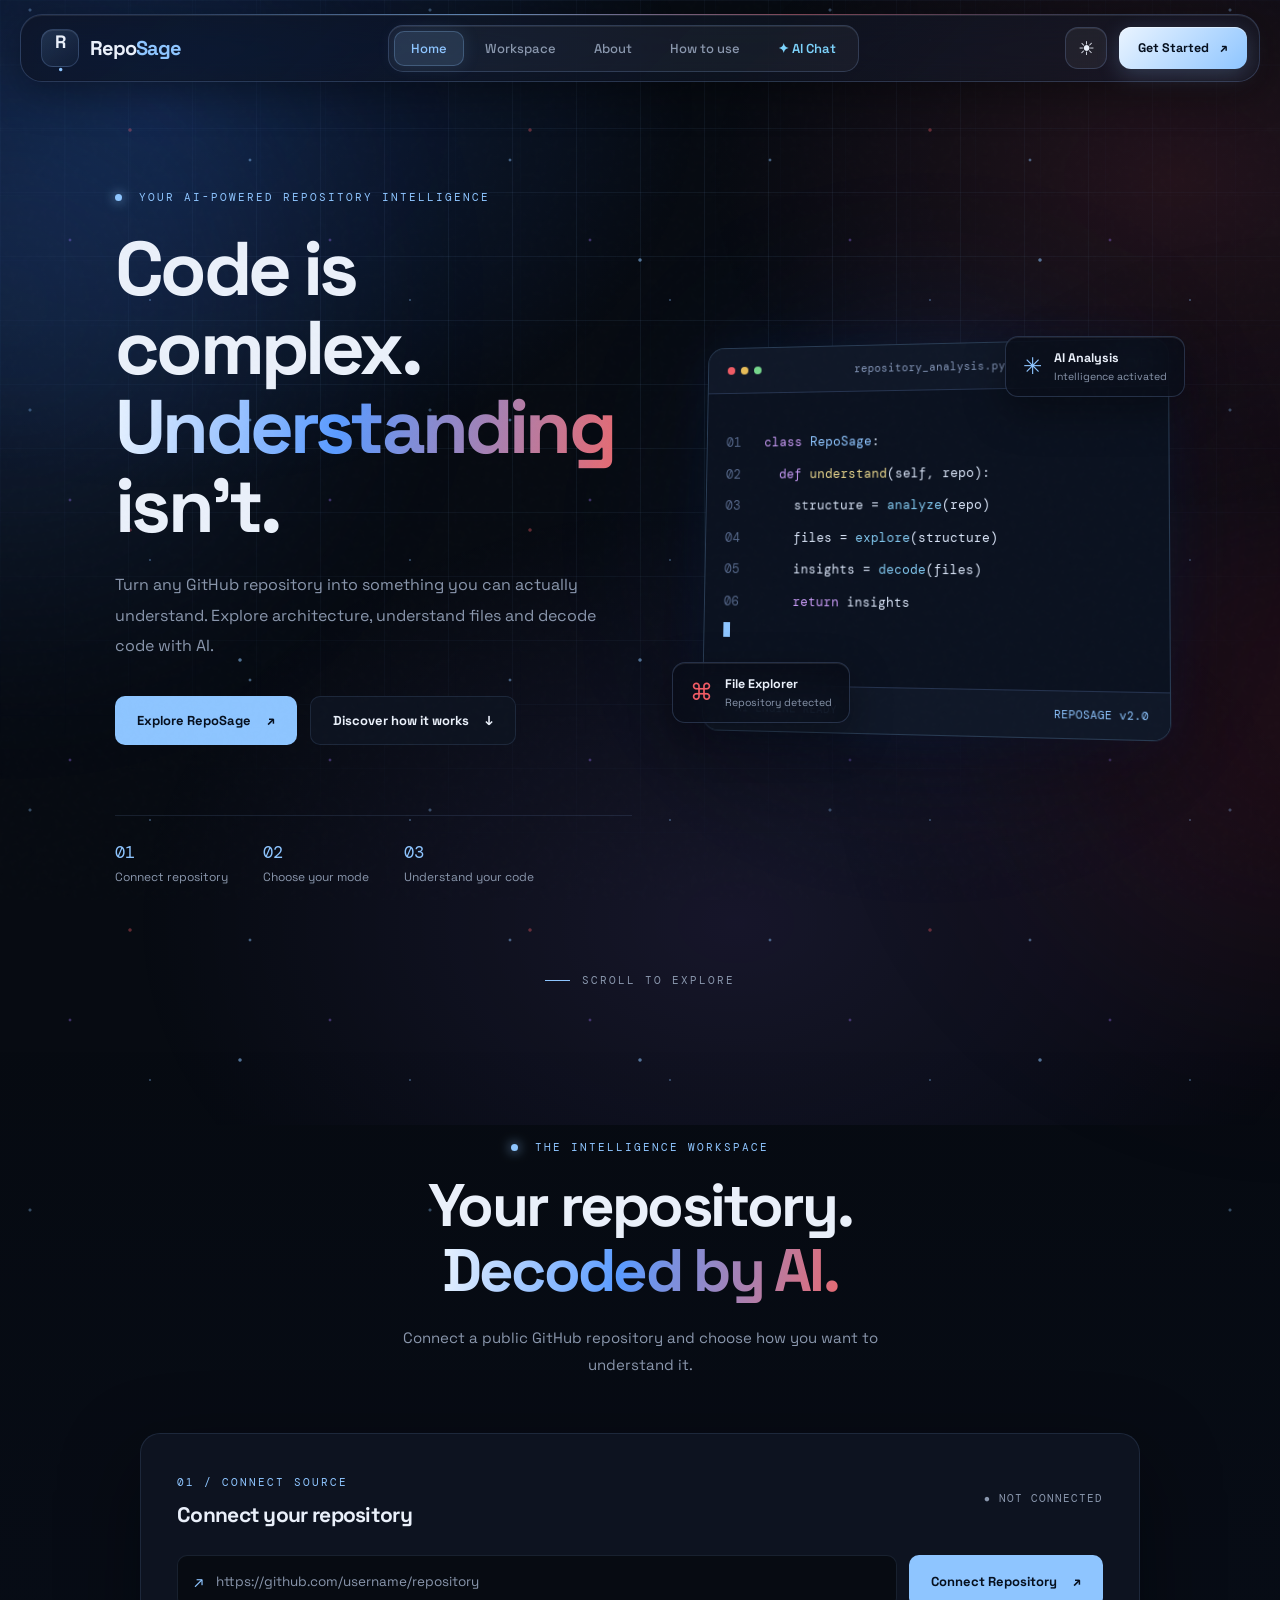
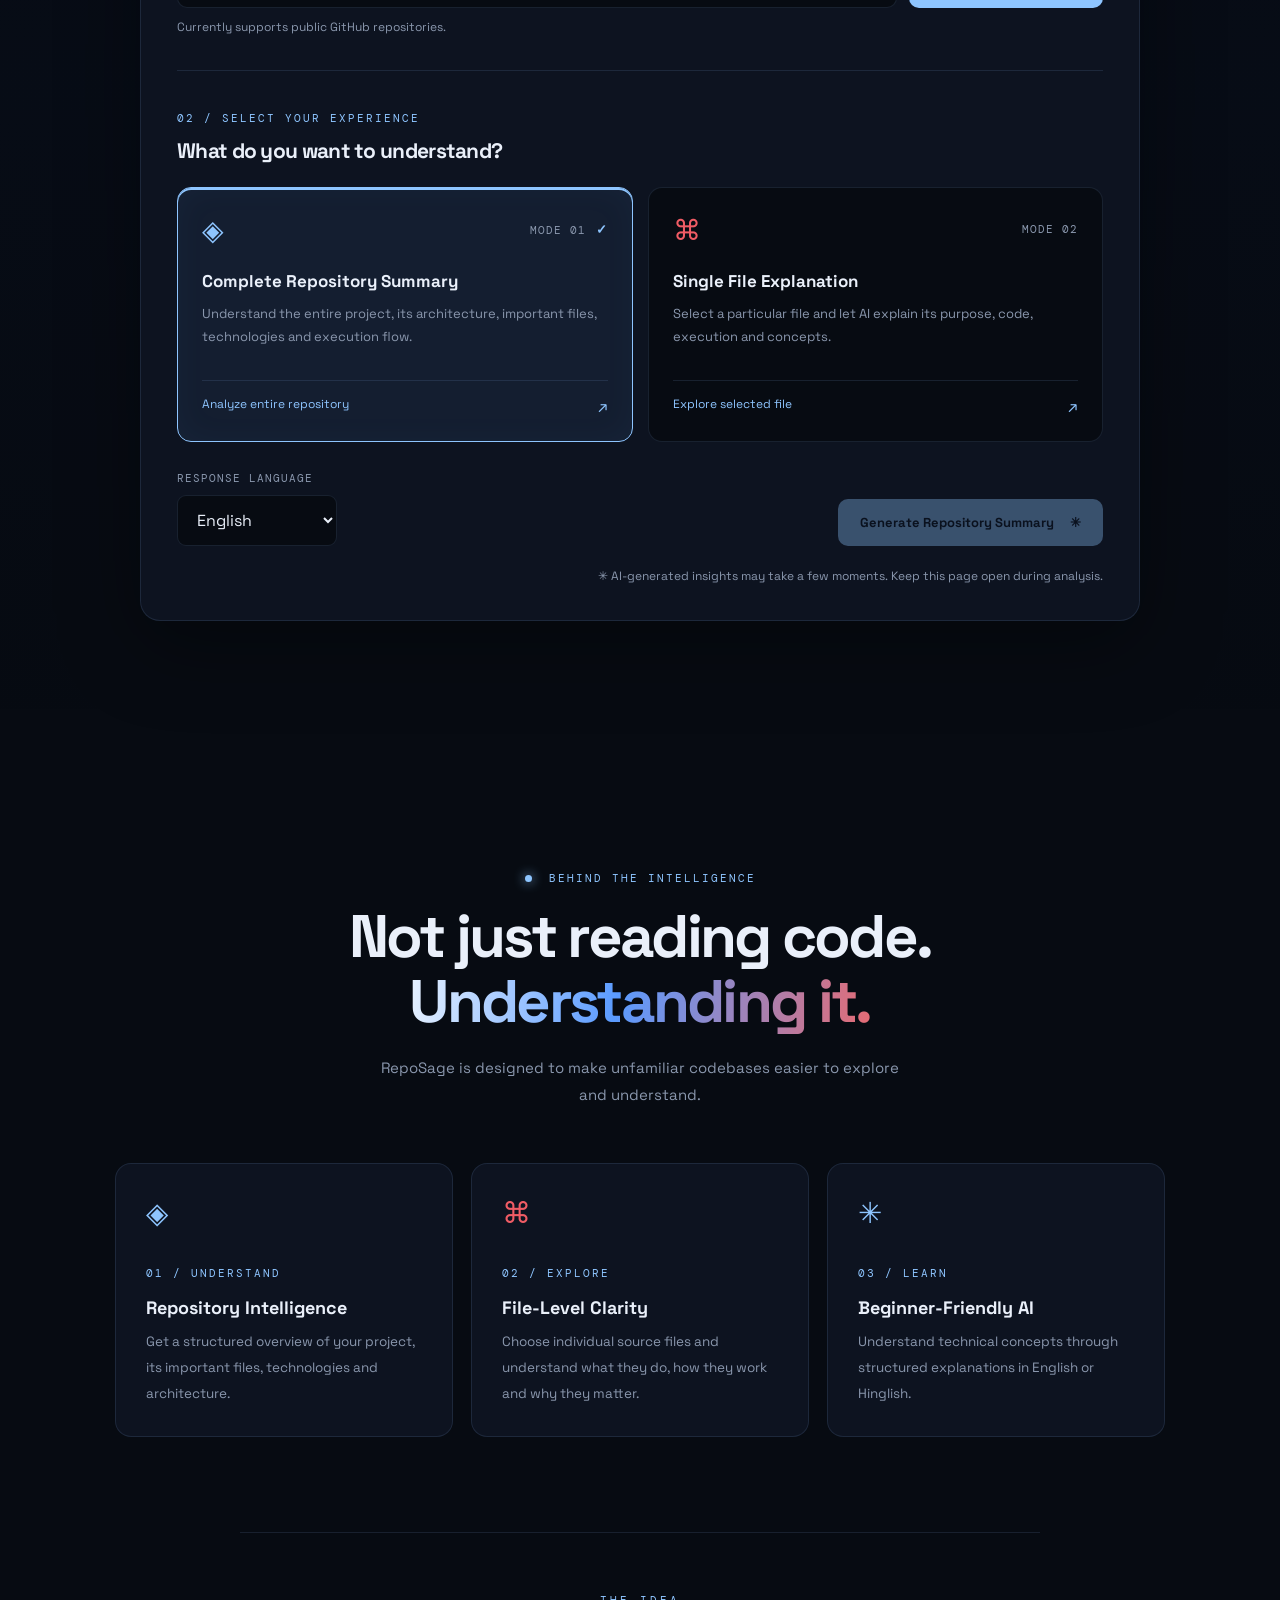
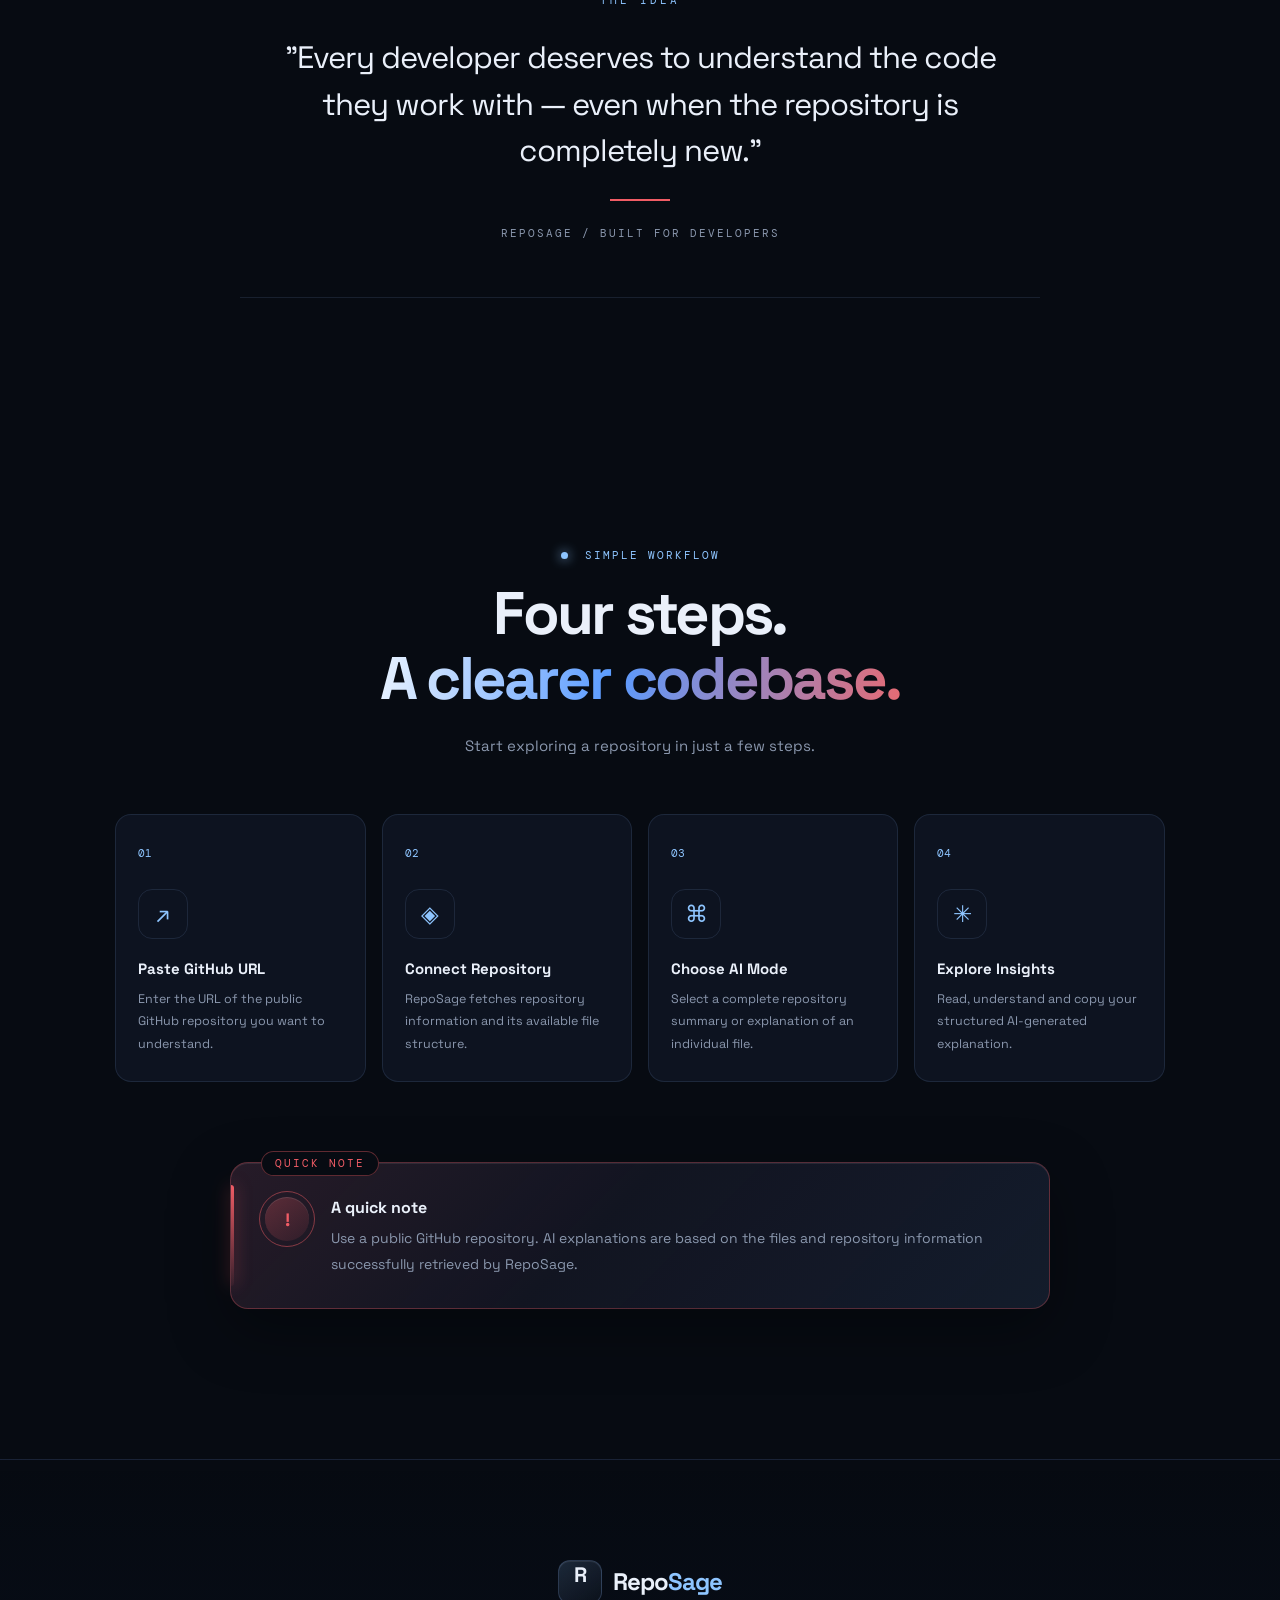
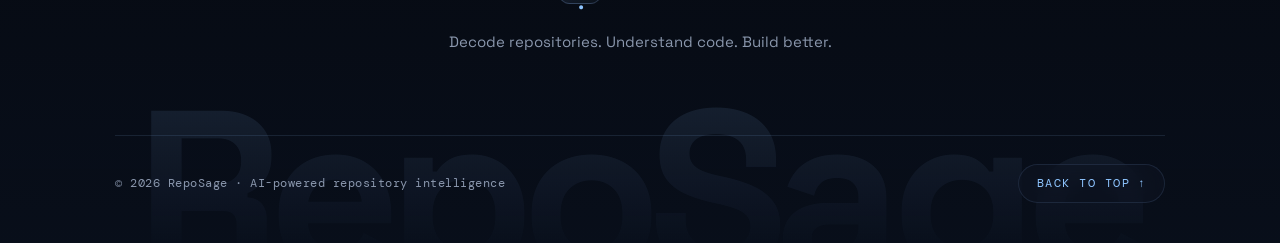
<file: frontend/index.html>
<!DOCTYPE html>
<html lang="en">
<head>
    <meta charset="UTF-8">
    <meta name="viewport" content="width=device-width, initial-scale=1.0">
    <meta name="theme-color" content="#080c0a">
    <title>RepoSage — Understand Any Repository</title>

    <link rel="preconnect" href="https://fonts.googleapis.com">
    <link rel="preconnect" href="https://fonts.gstatic.com" crossorigin>
    <link href="https://fonts.googleapis.com/css2?family=DM+Mono:wght@400;500&family=Space+Grotesk:wght@400;500;600;700&display=swap" rel="stylesheet">

    <link rel="stylesheet" href="style.css">
</head>
<body>

    <div class="intro-screen" id="introScreen">
        <div class="intro-orbit"></div>
        <div class="intro-content">
            <div class="intro-symbol">R<span>.</span></div>
            <h1>RepoSage</h1>
            <p>DECODING THE CODE UNIVERSE</p>
            <div class="intro-progress"><span></span></div>
        </div>
    </div>

    <div class="ambient ambient-one"></div>
    <div class="ambient ambient-two"></div>
    <div class="noise"></div>

    <header class="navbar" id="navbar">
        <a href="#home" class="brand">
            <span class="brand-icon">R<span>.</span></span>
            <span>Repo<span class="brand-accent">Sage</span></span>
        </a>

        <nav class="nav-links">
            <a href="#home" class="nav-link active">Home</a>
            <a href="#workspace" class="nav-link">Workspace</a>
            <a href="#about" class="nav-link">About</a>
            <a href="#how" class="nav-link">How to use</a>
            <a href="chat.html" class="nav-link ai-chat-link">
                ✦ AI Chat
            </a>
        </nav>

        <div class="nav-actions">
            <button class="theme-toggle" id="themeToggle" aria-label="Toggle theme">
                <span id="themeIcon">☀</span>
            </button>
            <a href="#workspace" class="nav-cta">Get Started <span>↗</span></a>
        </div>

        <button class="mobile-menu" id="mobileMenu" aria-label="Open menu">☰</button>
    </header>

    <main>

        <!-- HERO -->
        <section class="hero section" id="home">
            <div class="hero-grid"></div>

            <div class="hero-content reveal">
                <div class="eyebrow">
                    <span class="live-dot"></span>
                    YOUR AI-POWERED REPOSITORY INTELLIGENCE
                </div>

                <h1>
                    Code is complex.<br>
                    <span class="gradient-text">Understanding</span> isn't.
                </h1>

                <p class="hero-description">
                    Turn any GitHub repository into something you can actually understand.
                    Explore architecture, understand files and decode code with AI.
                </p>

                <div class="hero-buttons">
                    <a href="#workspace" class="primary-button">
                        Explore RepoSage <span>↗</span>
                    </a>
                    <a href="#how" class="secondary-button">
                        Discover how it works <span>↓</span>
                    </a>
                </div>

                <div class="hero-stats">
                    <div>
                        <strong>01</strong>
                        <span>Connect repository</span>
                    </div>
                    <div>
                        <strong>02</strong>
                        <span>Choose your mode</span>
                    </div>
                    <div>
                        <strong>03</strong>
                        <span>Understand your code</span>
                    </div>
                </div>
            </div>

            <div class="hero-visual reveal">
                <div class="visual-glow"></div>
                <div class="code-window">
                    <div class="window-top">
                        <div class="window-dots"><i></i><i></i><i></i></div>
                        <span>repository_analysis.py</span>
                        <span class="window-status">● LIVE</span>
                    </div>
                    <div class="code-content">
                        <div><span class="line-number">01</span> <span class="code-purple">class</span> <span class="code-green">RepoSage</span>:</div>
                        <div><span class="line-number">02</span> &nbsp;&nbsp;<span class="code-purple">def</span> <span class="code-yellow">understand</span>(self, repo):</div>
                        <div><span class="line-number">03</span> &nbsp;&nbsp;&nbsp;&nbsp;structure = <span class="code-blue">analyze</span>(repo)</div>
                        <div><span class="line-number">04</span> &nbsp;&nbsp;&nbsp;&nbsp;files = <span class="code-blue">explore</span>(structure)</div>
                        <div><span class="line-number">05</span> &nbsp;&nbsp;&nbsp;&nbsp;insights = <span class="code-blue">decode</span>(files)</div>
                        <div><span class="line-number">06</span> &nbsp;&nbsp;&nbsp;&nbsp;<span class="code-purple">return</span> insights</div>
                        <div class="code-cursor"></div>
                    </div>
                    <div class="window-bottom">
                        <span>⌁ AI ENGINE READY</span>
                        <span>REPOSAGE v2.0</span>
                    </div>
                </div>

                <div class="floating-card floating-one">
                    <span class="floating-icon">✳</span>
                    <div><strong>AI Analysis</strong><small>Intelligence activated</small></div>
                </div>
                <div class="floating-card floating-two">
                    <span class="floating-icon red-icon">⌘</span>
                    <div><strong>File Explorer</strong><small>Repository detected</small></div>
                </div>
            </div>

            <div class="hero-scroll">
                <span></span> SCROLL TO EXPLORE
            </div>
        </section>

        <!-- WORKSPACE -->
        <section class="workspace section" id="workspace">
            <div class="section-heading reveal">
                <div class="eyebrow"><span class="live-dot"></span> THE INTELLIGENCE WORKSPACE</div>
                <h2>Your repository.<br><span class="gradient-text">Decoded by AI.</span></h2>
                <p>Connect a public GitHub repository and choose how you want to understand it.</p>
            </div>

            <div class="workspace-panel reveal">

                <div class="workspace-top">
                    <div>
                        <span class="panel-label">01 / CONNECT SOURCE</span>
                        <h3>Connect your repository</h3>
                    </div>
                    <span class="connection-badge" id="connectionBadge">● NOT CONNECTED</span>
                </div>

                <div class="repo-input-row">
                    <div class="input-wrap">
                        <span class="input-prefix">↗</span>
                        <input type="url" id="repoUrl" placeholder="https://github.com/username/repository" autocomplete="off">
                    </div>
                    <button class="primary-button connect-button" id="connectBtn">
                        <span>Connect Repository</span> <span>↗</span>
                    </button>
                </div>
                <p class="input-hint">Currently supports public GitHub repositories.</p>

                <div class="repo-info hidden" id="repoInfo">
                    <div class="repo-info-icon">⌘</div>
                    <div class="repo-info-text">
                        <strong id="repoName">Repository</strong>
                        <span id="repoDescription">Repository connected successfully</span>
                    </div>
                    <div class="repo-metrics">
                        <span>★ <b id="repoStars">0</b></span>
                        <span>⑂ <b id="repoForks">0</b></span>
                    </div>
                </div>

                <div class="workspace-divider"></div>

                <div class="workspace-top mode-heading">
                    <div>
                        <span class="panel-label">02 / SELECT YOUR EXPERIENCE</span>
                        <h3>What do you want to understand?</h3>
                    </div>
                </div>

                <div class="mode-grid">
                    <button class="mode-card selected" data-mode="summary" id="summaryMode">
                        <div class="mode-card-top">
                            <span class="mode-icon">◈</span>
                            <span class="mode-number">MODE 01</span>
                        </div>
                        <h3>Complete Repository Summary</h3>
                        <p>Understand the entire project, its architecture, important files, technologies and execution flow.</p>
                        <div class="mode-footer"><span>Analyze entire repository</span><span>↗</span></div>
                    </button>

                    <button class="mode-card" data-mode="file" id="fileMode">
                        <div class="mode-card-top">
                            <span class="mode-icon red-icon">⌘</span>
                            <span class="mode-number">MODE 02</span>
                        </div>
                        <h3>Single File Explanation</h3>
                        <p>Select a particular file and let AI explain its purpose, code, execution and concepts.</p>
                        <div class="mode-footer"><span>Explore selected file</span><span>↗</span></div>
                    </button>
                </div>

                <div class="file-selection hidden" id="fileSelection">
                    <div class="file-selection-heading">
                        <div>
                            <span class="panel-label">03 / FILE EXPLORER</span>
                            <h3>Select a file to explain</h3>
                        </div>
                        <span class="file-count" id="fileCount">0 FILES</span>
                    </div>

                    <div class="file-explorer">
                        <div class="file-explorer-top">
                            <span>⌘ REPOSITORY FILES</span>
                            <span id="selectedFileLabel">NO FILE SELECTED</span>
                        </div>
                        <div id="fileList" class="file-list">
                            <p class="empty-files">Connect a repository to explore its files.</p>
                        </div>
                    </div>
                </div>

                <div class="run-options">
                    <div class="language-option">
                        <label for="languageSelect">RESPONSE LANGUAGE</label>
                        <select id="languageSelect">
                            <option value="English">English</option>
                            <option value="Hinglish">Hinglish</option>
                        </select>
                    </div>
                    <button class="primary-button run-button" id="runBtn" disabled>
                        <span id="runButtonText">Generate Repository Summary</span>
                        <span>✳</span>
                    </button>
                </div>

                <p class="workspace-note">✳ AI-generated insights may take a few moments. Keep this page open during analysis.</p>
            </div>

            <!-- LOADER -->
            <div class="analysis-loader hidden" id="analysisLoader">
                <div class="loader-orbit">
                    <div class="loader-core">R<span>.</span></div>
                </div>
                <h3 id="loaderTitle">Analyzing your repository</h3>
                <p id="loaderDescription">Mapping files and understanding project structure...</p>
                <div class="loader-progress"><span></span></div>
                <div class="loader-steps">
                    <span class="loader-step active">01. FETCHING</span>
                    <span class="loader-step">02. ANALYZING</span>
                    <span class="loader-step">03. GENERATING</span>
                </div>
            </div>

            <!-- RESULT -->
            <div class="result-panel hidden" id="resultPanel">
                <div class="result-top">
                    <div>
                        <span class="panel-label">✳ REPOSAGE AI / ANALYSIS COMPLETE</span>
                        <h2 id="resultTitle">Repository Insights</h2>
                        <p id="resultMeta">Your AI-generated explanation</p>
                    </div>
                    <button class="secondary-button copy-result" id="copyResult">▣ Copy response</button>
                </div>
                <div class="result-content" id="resultContent"></div>
                <div class="result-bottom">
                    <span>✳ GENERATED BY REPOSAGE AI</span>
                    <button class="text-button" id="newAnalysis">↻ Start another analysis</button>
                </div>
            </div>
        </section>

        <!-- ABOUT -->
        <section class="about section" id="about">
            <div class="section-heading reveal">
                <div class="eyebrow"><span class="live-dot"></span> BEHIND THE INTELLIGENCE</div>
                <h2>Not just reading code.<br><span class="gradient-text">Understanding it.</span></h2>
                <p>RepoSage is designed to make unfamiliar codebases easier to explore and understand.</p>
            </div>

            <div class="about-grid">
                <article class="about-card reveal">
                    <span class="about-icon">◈</span>
                    <span class="panel-label">01 / UNDERSTAND</span>
                    <h3>Repository Intelligence</h3>
                    <p>Get a structured overview of your project, its important files, technologies and architecture.</p>
                </article>
                <article class="about-card reveal">
                    <span class="about-icon red-icon">⌘</span>
                    <span class="panel-label">02 / EXPLORE</span>
                    <h3>File-Level Clarity</h3>
                    <p>Choose individual source files and understand what they do, how they work and why they matter.</p>
                </article>
                <article class="about-card reveal">
                    <span class="about-icon">✳</span>
                    <span class="panel-label">03 / LEARN</span>
                    <h3>Beginner-Friendly AI</h3>
                    <p>Understand technical concepts through structured explanations in English or Hinglish.</p>
                </article>
            </div>

            <div class="about-statement reveal">
                <span>THE IDEA</span>
                <p>"Every developer deserves to understand the code they work with — even when the repository is completely new."</p>
                <div class="statement-line"></div>
                <small>REPOSAGE / BUILT FOR DEVELOPERS</small>
            </div>
        </section>

        <!-- HOW TO USE -->
        <section class="how section" id="how">
            <div class="section-heading reveal">
                <div class="eyebrow"><span class="live-dot"></span> SIMPLE WORKFLOW</div>
                <h2>Four steps.<br><span class="gradient-text">A clearer codebase.</span></h2>
                <p>Start exploring a repository in just a few steps.</p>
            </div>

            <div class="steps">
                <article class="step-card reveal">
                    <span class="step-number">01</span>
                    <div class="step-icon">↗</div>
                    <h3>Paste GitHub URL</h3>
                    <p>Enter the URL of the public GitHub repository you want to understand.</p>
                </article>
                <article class="step-card reveal">
                    <span class="step-number">02</span>
                    <div class="step-icon">◈</div>
                    <h3>Connect Repository</h3>
                    <p>RepoSage fetches repository information and its available file structure.</p>
                </article>
                <article class="step-card reveal">
                    <span class="step-number">03</span>
                    <div class="step-icon">⌘</div>
                    <h3>Choose AI Mode</h3>
                    <p>Select a complete repository summary or explanation of an individual file.</p>
                </article>
                <article class="step-card reveal">
                    <span class="step-number">04</span>
                    <div class="step-icon">✳</div>
                    <h3>Explore Insights</h3>
                    <p>Read, understand and copy your structured AI-generated explanation.</p>
                </article>
            </div>

            <div class="how-note reveal">
                <span>!</span>
                <div>
                    <strong>A quick note</strong>
                    <p>Use a public GitHub repository. AI explanations are based on the files and repository information successfully retrieved by RepoSage.</p>
                </div>
            </div>
        </section>

    </main>

    <footer class="footer">
        <a href="#home" class="brand">
            <span class="brand-icon">R<span>.</span></span>
            <span>Repo<span class="brand-accent">Sage</span></span>
        </a>
        <p>Decode repositories. Understand code. Build better.</p>
        <div class="footer-bottom">
            <span>© 2026 RepoSage · AI-powered repository intelligence</span>
            <a href="#home">BACK TO TOP ↑</a>
        </div>
    </footer>

    <div class="toast" id="toast"></div>

    <script src="script.js"></script>
</body>
</html>
</file>
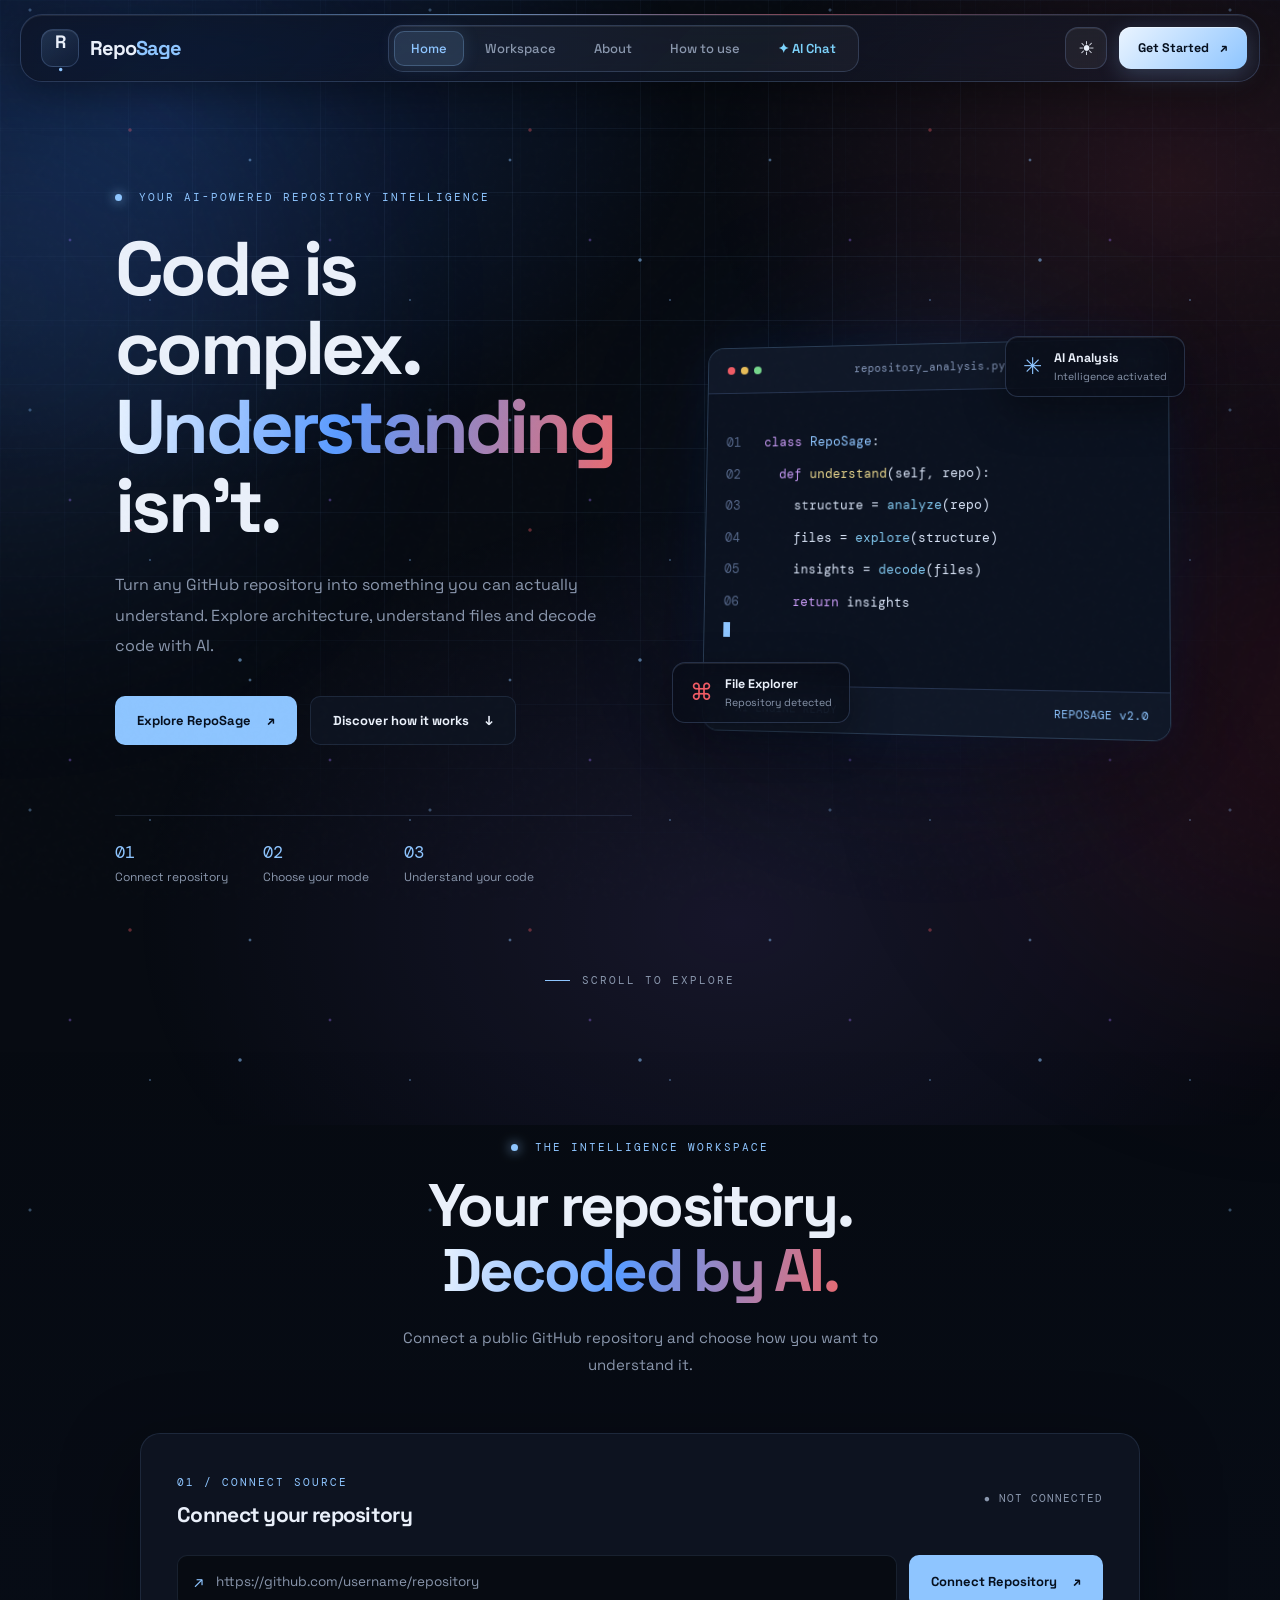
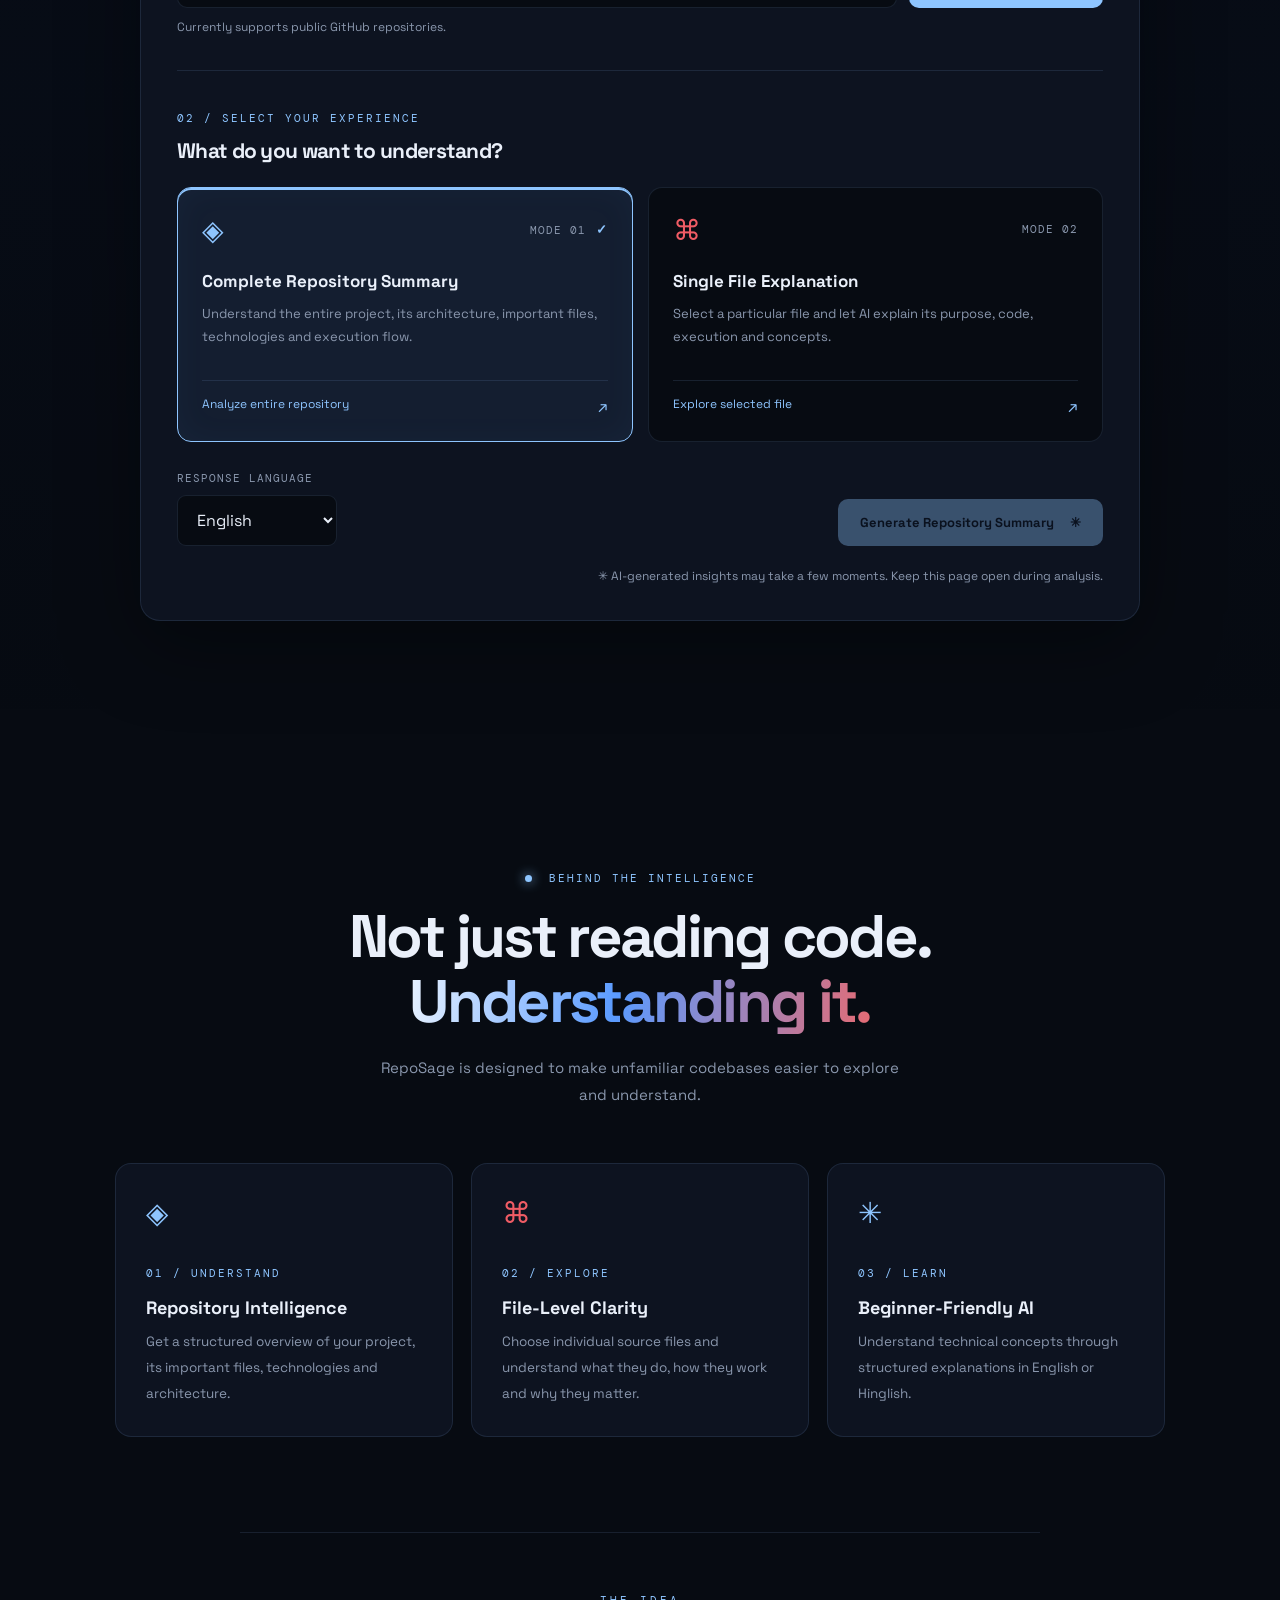
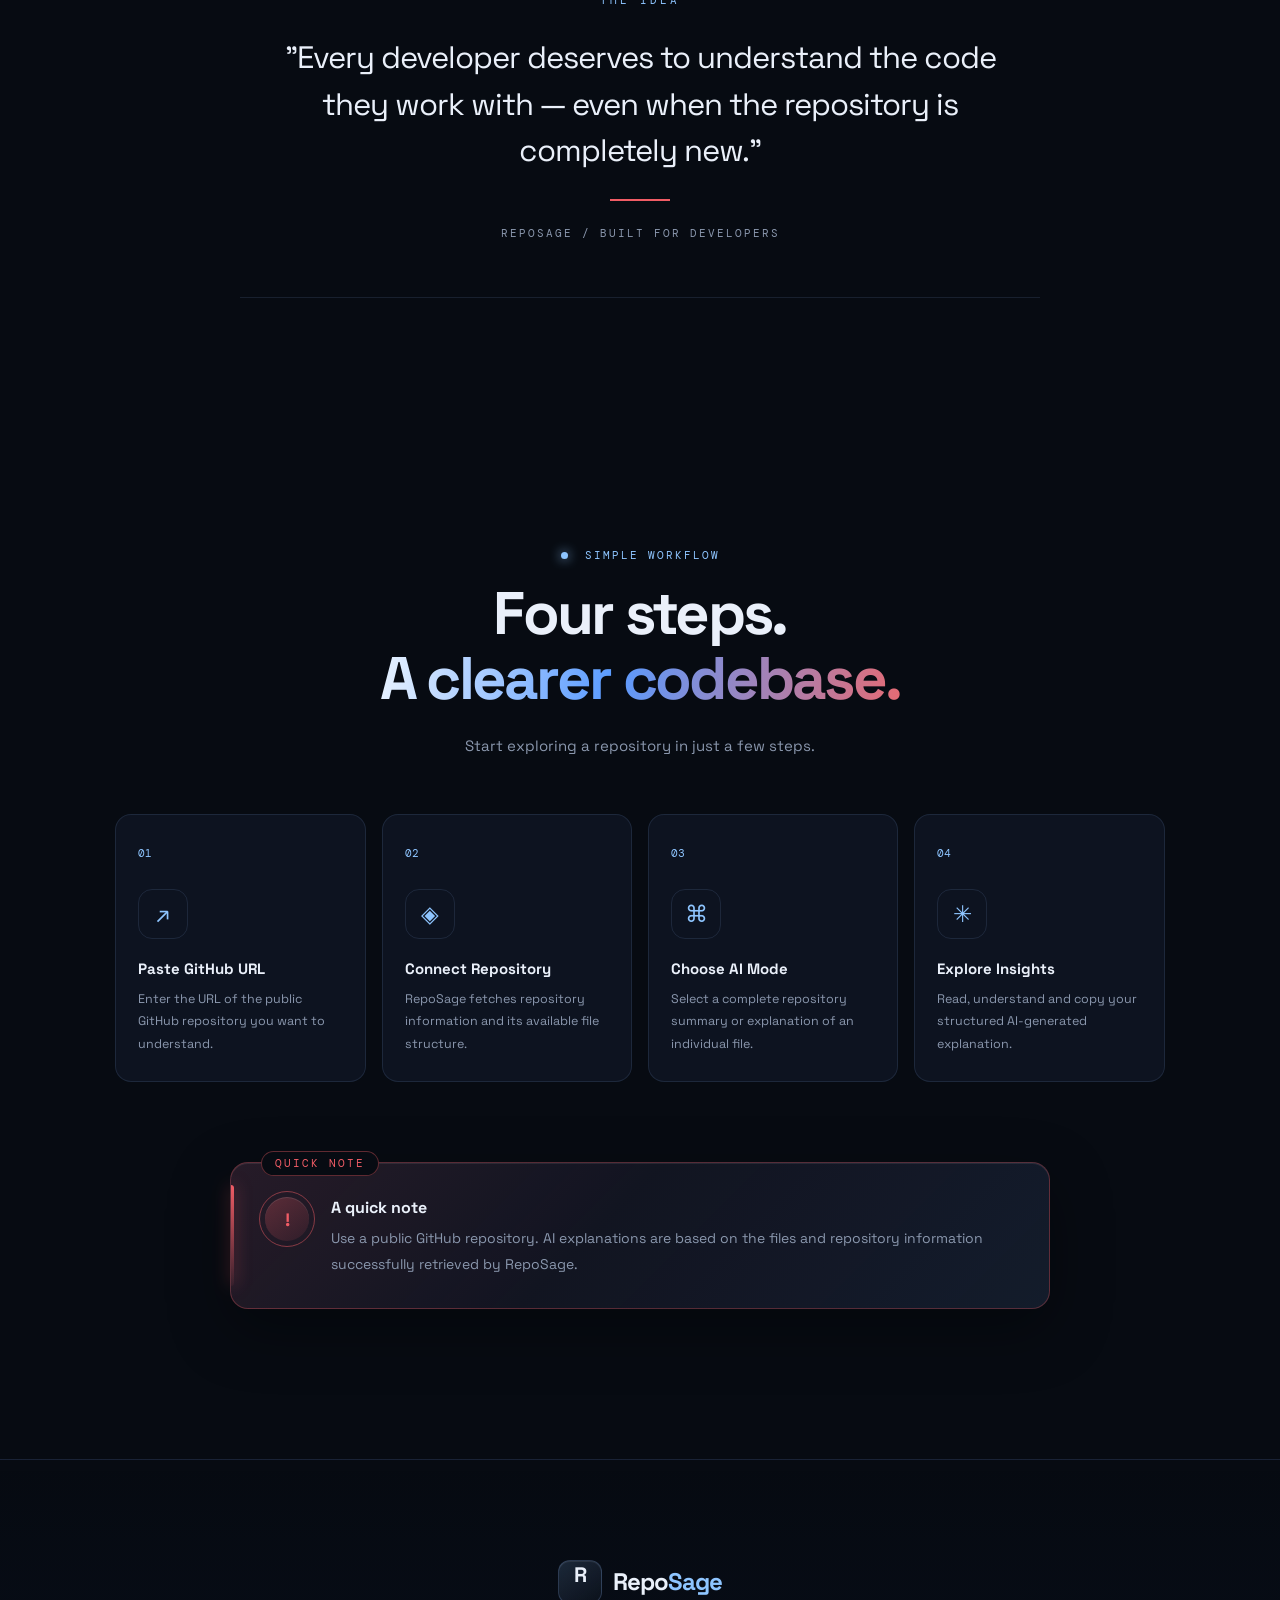
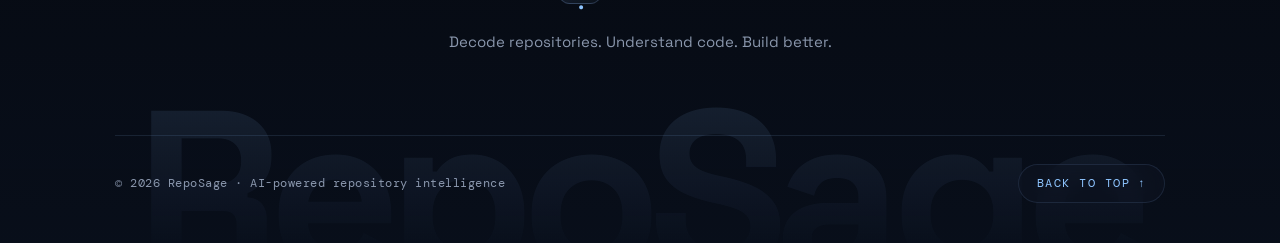
<file: frontend/chat.html>
<!DOCTYPE html>
<html lang="en">
<head>
    <meta charset="UTF-8">
    <meta name="viewport" content="width=device-width, initial-scale=1.0">

    <meta name="theme-color" content="#070b12">

    <title>RepoSage AI — Chat</title>

    <link rel="preconnect" href="https://fonts.googleapis.com">
    <link rel="preconnect" href="https://fonts.gstatic.com" crossorigin>

    <link href="https://fonts.googleapis.com/css2?family=DM+Mono:wght@400;500&family=Space+Grotesk:wght@400;500;600;700&display=swap" rel="stylesheet">

    <link rel="stylesheet" href="chat.css">
</head>

<body>

    <div class="chat-app">

        <!-- SIDEBAR -->
        <aside class="chat-sidebar" id="chatSidebar">

            <div class="sidebar-header">
                <a href="index.html" class="brand">
                    <span class="brand-icon">R<span>.</span></span>
                    <span>Repo<span class="brand-accent">Sage</span></span>
                </a>

                <button id="closeSidebar" class="icon-button">×</button>
            </div>

            <button class="new-chat-button" id="newChatBtn">
                <span>＋</span> New conversation
            </button>

            <div class="sidebar-section">
                <span class="sidebar-label">YOUR CONVERSATIONS</span>

                <div class="chat-history" id="chatHistory">
                    <p class="history-empty">Your conversations will appear here.</p>
                </div>
            </div>

            <div class="sidebar-bottom">
                <div class="sidebar-repository" id="sidebarRepository">
                    <span class="repo-indicator"></span>

                    <div>
                        <small>CONNECTED REPOSITORY</small>
                        <strong id="connectedRepoName">Not connected</strong>
                    </div>
                </div>

                <a href="index.html" class="back-link">
                    ← Back to Workspace
                </a>
            </div>

        </aside>


        <!-- MAIN CHAT -->
        <main class="chat-main">

            <!-- TOPBAR -->
            <header class="chat-topbar">

                <div class="topbar-left">
                    <button class="icon-button menu-button" id="openSidebar">
                        ☰
                    </button>

                    <div>
                        <span class="topbar-label">REPOSAGE AI</span>
                        <strong>Repository Assistant</strong>
                    </div>
                </div>

                <div class="topbar-right">

                    <div class="repository-selector">
                        <span>⌘</span>
                        <span id="topbarRepoName">No repository</span>
                    </div>

                    <select id="chatLanguage" aria-label="Response language">
                        <option value="English">English</option>
                        <option value="Hinglish">Hinglish</option>
                    </select>

                    <button class="icon-button" id="chatThemeToggle">
                        ☀
                    </button>

                </div>

            </header>


            <!-- MESSAGE AREA -->
            <section class="chat-content" id="chatContent">

                <div class="welcome-screen" id="welcomeScreen">

                    <div class="welcome-symbol">
                        R<span>.</span>
                    </div>

                    <span class="welcome-eyebrow">
                        ✳ YOUR REPOSITORY IS READY
                    </span>

                    <h1>
                        Understand your code.<br>
                        <span>One conversation at a time.</span>
                    </h1>

                    <p>
                        Ask questions about your repository, explore code,
                        understand architecture or discuss any programming concept.
                    </p>

                    <div class="suggestion-grid">

                        <button class="suggestion-card" data-prompt="Explain the overall architecture of this repository.">
                            <span>◈</span>
                            <strong>Understand architecture</strong>
                            <small>Explore how the project works</small>
                        </button>

                        <button class="suggestion-card" data-prompt="Explain the main execution flow of this project.">
                            <span>⌘</span>
                            <strong>Execution flow</strong>
                            <small>Understand how everything connects</small>
                        </button>

                        <button class="suggestion-card" data-prompt="Which are the most important files in this repository and why?">
                            <span>▤</span>
                            <strong>Explore important files</strong>
                            <small>Find the important parts of the codebase</small>
                        </button>

                        <button class="suggestion-card" data-prompt="Help me understand the technologies used in this project.">
                            <span>✳</span>
                            <strong>Learn the tech stack</strong>
                            <small>Understand the tools and technologies</small>
                        </button>

                    </div>

                </div>


                <!-- CHAT MESSAGES -->
                <div class="messages-container hidden" id="messagesContainer">
                </div>

            </section>


            <!-- INPUT AREA -->
            <footer class="chat-footer">

                <div class="chat-input-wrapper">

                    <textarea
                        id="chatInput"
                        placeholder="Ask anything about your repository..."
                        rows="1"
                        maxlength="5000"
                    ></textarea>

                    <div class="input-toolbar">

                        <span class="input-hint">
                            ↵ Send · Shift + ↵ New line
                        </span>

                        <button id="sendMessageBtn" class="send-button" disabled>
                            <span>Send</span>
                            <span>↑</span>
                        </button>

                    </div>

                </div>

                <p class="chat-disclaimer">
                    RepoSage AI can make mistakes. Verify important code suggestions.
                </p>

            </footer>

        </main>

    </div>


    <div class="toast" id="chatToast"></div>

    <script src="chat.js"></script>

</body>
</html>
</file>
<file: frontend/style.css>
/* ==========================================================
   REPOSAGE 2.0 — STYLESHEET
   ========================================================== */

:root {
    --bg: #070b12;
    --surface: #0d1320;
    --surface-2: #121a2a;
    --text: #eaf0fa;
    --muted: #8a97ad;
    --accent: #8ec5ff;
    --accent-dark: #4a8dff;
    --red: #f05c65;
    --border: rgba(140, 180, 240, .13);
    --shadow: rgba(0, 0, 0, .35);
    --font: "Space Grotesk", sans-serif;

    /* glass */
    --glass: rgba(14, 20, 34, .50);
    --glass-strong: rgba(9, 13, 24, .74);
    --glass-border: rgba(150, 190, 255, .20);
    --glass-hi: rgba(255, 255, 255, .08);
    --nav-solid: rgba(9, 13, 24, .96);

    /* motion background */
    --dot: 142, 197, 255;
    --aurora-1: rgba(50, 120, 255, .20);
    --aurora-2: rgba(240, 80, 100, .12);
    --aurora-3: rgba(160, 120, 255, .10);
    --grid-line: rgba(142, 197, 255, .07);

    --ease: cubic-bezier(.2, .8, .2, 1);

    /* card hover FX */
    --ring: rgba(255, 255, 255, .17);
    --sweep-core: rgba(255, 255, 255, .30);
    --sweep-edge: rgba(255, 255, 255, .08);
}

[data-theme="light"] {
    --bg: #f1f5fc;
    --surface: #ffffff;
    --surface-2: #e6edf9;
    --text: #131d33;
    --muted: #55637f;
    --accent: #2a6bf0;
    --accent-dark: #1b4fcf;
    --red: #cf3c4a;
    --border: rgba(25, 60, 140, .16);
    --shadow: rgba(20, 40, 90, .10);

    --glass: rgba(255, 255, 255, .55);
    --glass-strong: rgba(255, 255, 255, .78);
    --glass-border: rgba(25, 60, 140, .18);
    --glass-hi: rgba(255, 255, 255, .85);
    --nav-solid: rgba(255, 255, 255, .97);

    --dot: 42, 107, 240;
    --aurora-1: rgba(50, 120, 255, .22);
    --aurora-2: rgba(240, 90, 110, .12);
    --aurora-3: rgba(140, 90, 255, .14);
    --grid-line: rgba(42, 107, 240, .08);

    --ring: rgba(42, 107, 240, .24);
    --sweep-core: rgba(42, 107, 240, .20);
    --sweep-edge: rgba(42, 107, 240, .06);
}

* {
    margin: 0;
    padding: 0;
    box-sizing: border-box;
}

html { scroll-behavior: smooth; scroll-padding-top: 100px; }

body {
    font-family: var(--font);
    background: var(--bg);
    color: var(--text);
    overflow-x: hidden;
    transition: background .35s, color .35s;
}

button, input, select { font: inherit; }
button, a { -webkit-tap-highlight-color: transparent; }
a { color: inherit; text-decoration: none; }
button { cursor: pointer; }
.hidden { display: none !important; }

::selection { background: var(--accent); color: #06101f; }

:focus-visible { outline: 2px solid var(--accent); outline-offset: 3px; }
.input-wrap input:focus-visible { outline: none; }

/* ==========================================================
   MOTION BACKGROUND
   ========================================================== */

/* aurora */
body::before {
    content: "";
    position: fixed;
    inset: -25%;
    z-index: -4;
    pointer-events: none;
    background:
        radial-gradient(40% 40% at 25% 25%, var(--aurora-1), transparent 70%),
        radial-gradient(35% 35% at 78% 30%, var(--aurora-2), transparent 70%),
        radial-gradient(45% 45% at 55% 85%, var(--aurora-3), transparent 70%);
    animation: auroraDrift 26s ease-in-out infinite alternate;
}

/* drifting grid */
body::after {
    content: "";
    position: fixed;
    top: -64px;
    left: 0;
    width: 100%;
    height: calc(100% + 64px);
    z-index: -3;
    pointer-events: none;
    background-image:
        linear-gradient(var(--grid-line) 1px, transparent 1px),
        linear-gradient(90deg, var(--grid-line) 1px, transparent 1px);
    background-size: 64px 64px;
    -webkit-mask-image: radial-gradient(ellipse 80% 70% at 50% 40%, #000 20%, transparent 85%);
    mask-image: radial-gradient(ellipse 80% 70% at 50% 40%, #000 20%, transparent 85%);
    animation: gridDrift 10s linear infinite;
}

/* floating particles — slow layer */
html::before {
    content: "";
    position: fixed;
    left: 0;
    top: 0;
    width: 100%;
    height: calc(100% + 400px);
    z-index: -2;
    pointer-events: none;
    background-image:
        radial-gradient(circle, rgba(var(--dot), .55) 1.2px, transparent 2.2px),
        radial-gradient(circle, rgba(var(--dot), .35) 1px, transparent 2px),
        radial-gradient(circle, rgba(240, 92, 101, .38) 1.2px, transparent 2.2px);
    background-size: 400px 400px;
    background-position: 40px 60px, 230px 210px, 330px 330px;
    animation: particlesRise 70s linear infinite;
}

/* floating particles — fast layer */
html::after {
    content: "";
    position: fixed;
    left: 0;
    top: 0;
    width: 100%;
    height: calc(100% + 260px);
    z-index: -2;
    pointer-events: none;
    background-image:
        radial-gradient(circle, rgba(var(--dot), .45) 1px, transparent 1.8px),
        radial-gradient(circle, rgba(var(--dot), .30) .8px, transparent 1.6px),
        radial-gradient(circle, rgba(160, 120, 255, .35) 1px, transparent 1.8px);
    background-size: 260px 260px;
    background-position: 120px 30px, 20px 170px, 200px 110px;
    animation: particlesRise2 38s linear infinite, twinkle 5s ease-in-out infinite alternate;
}

@keyframes auroraDrift {
    0%   { transform: translate3d(0, 0, 0) rotate(0deg) scale(1); }
    50%  { transform: translate3d(4%, -3%, 0) rotate(8deg) scale(1.12); }
    100% { transform: translate3d(-4%, 4%, 0) rotate(-6deg) scale(1.05); }
}
@keyframes gridDrift { to { transform: translateY(64px); } }
@keyframes particlesRise { to { transform: translateY(-400px); } }
@keyframes particlesRise2 { to { transform: translateY(-260px); } }
@keyframes twinkle { from { opacity: .45; } to { opacity: 1; } }

.noise {
    position: fixed;
    inset: 0;
    z-index: 100;
    pointer-events: none;
    opacity: .025;
    background-image: url("data:image/svg+xml,%3Csvg viewBox='0 0 180 180' xmlns='http://www.w3.org/2000/svg'%3E%3Cfilter id='n'%3E%3CfeTurbulence type='fractalNoise' baseFrequency='.8' numOctaves='3' stitchTiles='stitch'/%3E%3C/filter%3E%3Crect width='100%25' height='100%25' filter='url(%23n)' opacity='.5'/%3E%3C/svg%3E");
}

.ambient {
    position: fixed;
    width: 520px;
    height: 520px;
    border-radius: 50%;
    filter: blur(130px);
    opacity: .15;
    pointer-events: none;
    z-index: -1;
    animation: ambientFloat 12s ease-in-out infinite alternate;
}
.ambient-one { background: #4a8dff; top: 5%; left: -250px; }
.ambient-two { background: #a51f36; right: -280px; top: 50%; animation-delay: -5s; }

@keyframes ambientFloat {
    from { transform: translate(0, 0) scale(.9); }
    to { transform: translate(100px, 80px) scale(1.25); }
}

/* ==========================================================
   INTRO / STARTING ANIMATION
   ========================================================== */

@property --pct {
    syntax: "<integer>";
    initial-value: 0;
    inherits: false;
}

.intro-screen {
    position: fixed;
    inset: 0;
    overflow: hidden;
    background: radial-gradient(circle at 50% 45%, #0a1224 0%, #04060b 70%);
    z-index: 1000;
    display: grid;
    place-items: center;
    clip-path: circle(150% at 50% 50%);
    transition: clip-path 1.1s cubic-bezier(.77, 0, .18, 1), opacity .4s ease .7s, visibility 0s linear 1.2s;
}
.intro-screen.hide {
    clip-path: circle(0% at 50% 50%);
    opacity: 0;
    visibility: hidden;
    pointer-events: none;
}

/* moving grid */
.intro-screen::before {
    content: "";
    position: absolute;
    inset: -60px 0;
    z-index: 0;
    background-image:
        linear-gradient(rgba(142, 197, 255, .08) 1px, transparent 1px),
        linear-gradient(90deg, rgba(142, 197, 255, .08) 1px, transparent 1px);
    background-size: 50px 50px;
    -webkit-mask-image: radial-gradient(circle at center, #000 0%, transparent 62%);
    mask-image: radial-gradient(circle at center, #000 0%, transparent 62%);
    animation: introGrid 5s linear infinite;
}

/* breathing glow */
.intro-screen::after {
    content: "";
    position: absolute;
    top: 50%;
    left: 50%;
    width: 640px;
    height: 640px;
    margin: -320px 0 0 -320px;
    border-radius: 50%;
    z-index: 1;
    pointer-events: none;
    background: radial-gradient(circle, rgba(50, 120, 255, .24), rgba(240, 80, 100, .05) 45%, transparent 68%);
    animation: introGlow 3s ease-in-out infinite alternate;
}

.intro-content {
    text-align: center;
    position: relative;
    z-index: 3;
    animation: introAppear 1s ease both;
}
.intro-screen.hide .intro-content { animation: introExit .6s ease forwards; }

/* extra rings around the logo block */
.intro-content::before,
.intro-content::after {
    content: "";
    position: absolute;
    top: 50%;
    left: 50%;
    border-radius: 50%;
    pointer-events: none;
    z-index: -1;
}
.intro-content::before {
    width: 520px; height: 520px;
    margin: -260px 0 0 -260px;
    border: 1px dashed rgba(142, 197, 255, .12);
    animation: spinReverse 28s linear infinite;
}
.intro-content::after {
    width: 720px; height: 720px;
    margin: -360px 0 0 -360px;
    border: 1px solid rgba(142, 197, 255, .05);
    animation: ringBreath 4s ease-in-out infinite;
}

.intro-symbol {
    position: relative;
    width: 78px;
    height: 78px;
    margin: auto auto 22px;
    border: 1px solid rgba(142, 197, 255, .6);
    border-radius: 22px;
    display: grid;
    place-items: center;
    font-size: 38px;
    font-weight: 700;
    color: #fff;
    background: linear-gradient(145deg, rgba(142, 197, 255, .14), rgba(142, 197, 255, .02));
    box-shadow: 0 0 45px rgba(120, 180, 255, .2), inset 0 0 20px rgba(120, 180, 255, .1);
    animation: logoPulse 2s infinite, symbolPop 1s cubic-bezier(.2, 1.4, .4, 1) both;
}
.intro-symbol::before,
.intro-symbol::after {
    content: "";
    position: absolute;
    inset: -1px;
    border-radius: 22px;
    border: 1px solid rgba(142, 197, 255, .55);
    pointer-events: none;
    animation: sonar 2.4s ease-out infinite;
}
.intro-symbol::after { animation-delay: 1.2s; }
.intro-symbol span, .brand-icon span { color: var(--accent); }
.intro-symbol span { text-shadow: 0 0 18px rgba(142, 197, 255, .9); }

.intro-content h1 {
    font-size: 44px;
    letter-spacing: -2px;
    background: linear-gradient(100deg, #ffffff 20%, #8ec5ff 40%, #ffffff 60%);
    background-size: 250% 100%;
    -webkit-background-clip: text;
    background-clip: text;
    color: transparent;
    animation: titleReveal 1.2s .3s var(--ease) both, titleShine 3s 1.5s linear infinite;
}
.intro-content p {
    color: #8ec5ff;
    font: 10.5px "DM Mono", monospace;
    letter-spacing: 4px;
    margin-top: 12px;
    animation: introRise .9s .8s var(--ease) both;
}
.intro-content p::after {
    content: "";
    display: inline-block;
    width: 6px;
    height: 11px;
    margin-left: 7px;
    vertical-align: -1px;
    background: #8ec5ff;
    animation: blink .8s infinite;
}

.intro-progress {
    position: relative;
    width: 220px;
    height: 3px;
    border-radius: 3px;
    background: #16233d;
    margin: 36px auto 44px;
    animation: introRise .9s 1s var(--ease) both;
}
.intro-progress span {
    display: block;
    height: 100%;
    border-radius: 3px;
    transform-origin: left;
    transform: scaleX(0);
    background: linear-gradient(90deg, #4a8dff, #8ec5ff, #ffffff, #8ec5ff);
    background-size: 200% 100%;
    box-shadow: 0 0 14px rgba(142, 197, 255, .7);
    animation: introProgress 2.2s cubic-bezier(.5, 0, .2, 1) forwards, shimmer 1.2s linear infinite;
}
.intro-progress::after {
    content: counter(pct) "%";
    counter-reset: pct var(--pct);
    position: absolute;
    top: calc(100% + 16px);
    left: 50%;
    transform: translateX(-50%);
    font: 10.5px "DM Mono", monospace;
    letter-spacing: 3px;
    color: #7088ad;
    animation: pctCount 2.2s cubic-bezier(.5, 0, .2, 1) forwards;
}

.intro-orbit {
    position: absolute;
    top: 50%;
    left: 50%;
    width: 340px;
    height: 340px;
    margin: -170px 0 0 -170px;
    z-index: 2;
    border: 1px solid rgba(142, 197, 255, .14);
    border-radius: 50%;
    animation: spin 15s linear infinite;
}
.intro-orbit::before, .intro-orbit::after {
    content: "";
    position: absolute;
    width: 9px;
    height: 9px;
    border-radius: 50%;
    background: var(--accent);
    top: 22px;
    left: 50%;
    box-shadow: 0 0 22px var(--accent);
}
.intro-orbit::after { top: auto; left: auto; bottom: 27px; right: 22px; background: var(--red); box-shadow: 0 0 22px var(--red); }

@keyframes introProgress { from { transform: scaleX(0); } to { transform: scaleX(1); } }
@keyframes pctCount { from { --pct: 0; } to { --pct: 100; } }
@keyframes shimmer { to { background-position: -200% 0; } }
@keyframes logoPulse { 50% { box-shadow: 0 0 70px rgba(120, 180, 255, .42), inset 0 0 26px rgba(120, 180, 255, .18); } }
@keyframes symbolPop { from { opacity: 0; transform: scale(.3) rotate(-25deg); } to { opacity: 1; transform: none; } }
@keyframes sonar { from { transform: scale(1); opacity: .7; } to { transform: scale(2.6); opacity: 0; } }
@keyframes titleReveal { from { opacity: 0; letter-spacing: 16px; filter: blur(12px); } to { opacity: 1; letter-spacing: -2px; filter: blur(0); } }
@keyframes titleShine { to { background-position: -150% 0; } }
@keyframes introRise { from { opacity: 0; transform: translateY(14px); } to { opacity: 1; transform: none; } }
@keyframes introAppear { from { opacity: 0; transform: translateY(20px) scale(.94); } to { opacity: 1; transform: none; } }
@keyframes introExit { to { opacity: 0; transform: scale(1.2); filter: blur(6px); } }
@keyframes introGrid { to { transform: translateY(50px); } }
@keyframes introGlow { from { opacity: .6; transform: scale(.9); } to { opacity: 1; transform: scale(1.12); } }
@keyframes ringBreath { 50% { transform: scale(1.06); opacity: .5; } }
@keyframes spin { to { transform: rotate(360deg); } }
@keyframes spinReverse { to { transform: rotate(-360deg); } }

/* ==========================================================
   NAVBAR — GLASSMORPHISM
   ========================================================== */

.navbar {
    position: fixed;
    top: 14px;
    left: 0;
    right: 0;
    margin: 0 auto;
    width: min(1240px, calc(100% - 32px));
    height: 68px;
    padding: 0 12px 0 20px;
    display: flex;
    justify-content: space-between;
    align-items: center;
    z-index: 200;
    border-radius: 22px;
    background: linear-gradient(135deg, var(--glass), rgba(255, 255, 255, .02));
    background-color: var(--glass);
    border: 1px solid var(--glass-border);
    -webkit-backdrop-filter: blur(20px) saturate(170%);
    backdrop-filter: blur(20px) saturate(170%);
    box-shadow:
        0 10px 40px var(--shadow),
        inset 0 1px 0 var(--glass-hi),
        inset 0 -1px 0 rgba(0, 0, 0, .12);
    transition: top .35s var(--ease), background-color .35s, box-shadow .35s, border-color .35s, height .35s var(--ease);
    animation: navDrop 1s 1.9s var(--ease) both;
}
/* glowing top edge */
.navbar::before {
    content: "";
    position: absolute;
    top: -1px;
    left: 12%;
    right: 12%;
    height: 1px;
    pointer-events: none;
    background: linear-gradient(90deg, transparent, rgba(var(--dot), .8), rgba(240, 92, 101, .6), transparent);
    opacity: .7;
}
.navbar.scrolled {
    top: 10px;
    height: 62px;
    background-color: var(--glass-strong);
    border-color: rgba(var(--dot), .28);
    -webkit-backdrop-filter: blur(28px) saturate(190%);
    backdrop-filter: blur(28px) saturate(190%);
    box-shadow:
        0 18px 55px var(--shadow),
        0 0 0 1px rgba(var(--dot), .05),
        inset 0 1px 0 var(--glass-hi);
}
@keyframes navDrop {
    from { opacity: 0; transform: translateY(-140%); }
    to { opacity: 1; transform: none; }
}

.brand { display: flex; align-items: center; gap: 11px; font-size: 20px; font-weight: 700; letter-spacing: -1px; }
.brand-icon {
    width: 38px; height: 38px;
    border: 1px solid var(--glass-border);
    border-radius: 12px;
    display: grid;
    place-items: center;
    font-size: 18px;
    background: linear-gradient(145deg, rgba(var(--dot), .16), rgba(var(--dot), .03));
    box-shadow: inset 0 1px 0 var(--glass-hi);
    transition: transform .4s var(--ease), box-shadow .4s;
}
.brand:hover .brand-icon { transform: rotate(-8deg) scale(1.08); box-shadow: 0 0 26px rgba(var(--dot), .35), inset 0 1px 0 var(--glass-hi); }
.brand-accent { color: var(--accent); }

.nav-links {
    display: flex;
    align-items: center;
    gap: 4px;
    padding: 5px;
    border-radius: 15px;
    background: rgba(255, 255, 255, .04);
    border: 1px solid var(--glass-border);
    box-shadow: inset 0 1px 0 var(--glass-hi);
}
[data-theme="light"] .nav-links { background: rgba(255, 255, 255, .5); }
.nav-link {
    position: relative;
    padding: 9px 17px;
    border-radius: 10px;
    color: var(--muted);
    font-size: 13px;
    font-weight: 500;
    transition: color .25s, background-color .25s, box-shadow .25s;
}
.nav-link:hover { color: var(--text); background: rgba(var(--dot), .08); }
.nav-link.active {
    color: var(--accent);
    background: rgba(var(--dot), .14);
    box-shadow: inset 0 0 0 1px rgba(var(--dot), .25), 0 0 18px rgba(var(--dot), .12);
}

.nav-actions { display: flex; align-items: center; gap: 12px; }
.theme-toggle {
    width: 42px; height: 42px;
    border: 1px solid var(--glass-border);
    border-radius: 13px;
    background: rgba(255, 255, 255, .05);
    box-shadow: inset 0 1px 0 var(--glass-hi);
    color: var(--text);
    font-size: 19px;
    transition: .3s;
}
.theme-toggle:hover { border-color: var(--accent); transform: rotate(20deg); box-shadow: 0 0 20px rgba(var(--dot), .25), inset 0 1px 0 var(--glass-hi); }
.nav-cta {
    position: relative;
    overflow: hidden;
    padding: 13px 19px;
    border-radius: 12px;
    background: linear-gradient(135deg, #eaf4ff, #8ec5ff);
    color: #06101f;
    font-size: 12.5px;
    font-weight: 700;
    box-shadow: 0 6px 22px rgba(var(--dot), .22), inset 0 1px 0 rgba(255, 255, 255, .45);
    transition: transform .3s var(--ease), box-shadow .3s;
}
.nav-cta::after {
    content: "";
    position: absolute;
    top: 0; left: -80%;
    width: 50%; height: 100%;
    background: linear-gradient(100deg, transparent, rgba(255, 255, 255, .55), transparent);
    transform: skewX(-20deg);
    transition: left .7s var(--ease);
}
.nav-cta:hover::after { left: 140%; }
.nav-cta:hover, .primary-button:hover { transform: translateY(-3px); box-shadow: 0 12px 32px rgba(90, 150, 255, .28); }
.nav-cta span { margin-left: 8px; display: inline-block; transition: transform .3s; }
.nav-cta:hover span { transform: translate(3px, -3px); }
.mobile-menu {
    display: none;
    width: 42px; height: 42px;
    border: 1px solid var(--glass-border);
    border-radius: 13px;
    background: rgba(255, 255, 255, .05);
    box-shadow: inset 0 1px 0 var(--glass-hi);
    color: var(--text);
    font-size: 21px;
    transition: .3s;
}
.mobile-menu:hover { border-color: var(--accent); }

/* ==========================================================
   COMMON
   ========================================================== */

.section { padding: 125px 9%; position: relative; }
.eyebrow, .panel-label {
    font: 11px "DM Mono", monospace;
    color: var(--accent);
    letter-spacing: 2px;
}
.live-dot {
    display: inline-block;
    width: 7px; height: 7px;
    border-radius: 50%;
    background: var(--accent);
    margin-right: 8px;
    box-shadow: 0 0 12px var(--accent);
    animation: dotPulse 1.5s infinite;
}
@keyframes dotPulse { 50% { opacity: .35; box-shadow: none; } }

.section-heading { max-width: 700px; margin: 0 auto 55px; text-align: center; }
.section-heading h2 { font-size: clamp(38px, 5vw, 60px); line-height: 1.08; letter-spacing: -.045em; margin: 20px 0; }
.gradient-text { background: linear-gradient(100deg, #eaf4ff, #5a9bff 45%, #e66b73); -webkit-background-clip: text; background-clip: text; color: transparent; }
.section-heading > p { color: var(--muted); font-size: 15px; line-height: 1.8; max-width: 540px; margin: auto; }

.primary-button, .secondary-button {
    border: 0;
    padding: 15px 22px;
    border-radius: 10px;
    font-size: 13px;
    font-weight: 700;
    display: inline-flex;
    justify-content: center;
    align-items: center;
    gap: 16px;
    transition: .3s;
}
.primary-button { background: var(--accent); color: #06101f; }
[data-theme="light"] .primary-button,
[data-theme="light"] .nav-cta { background: var(--accent-dark); color: #fff; }
.secondary-button { border: 1px solid var(--border); background: var(--surface); color: var(--text); }
.secondary-button:hover { border-color: var(--accent); color: var(--accent); transform: translateY(-2px); }
.button-spinner { display: inline-block; animation: spin .9s linear infinite; }

/* REVEAL (cards redefine transition lists below so hover stays snappy) */
.reveal { opacity: 0; transform: translateY(30px); transition: opacity .8s, transform .8s; }
.reveal.visible { opacity: 1; transform: translateY(0); }
@media (scripting: none) { .reveal { opacity: 1; transform: none; } }
@keyframes fadeUp { from { opacity: 0; transform: translateY(18px); } to { opacity: 1; transform: none; } }

/* ==========================================================
   HERO
   ========================================================== */

.hero { min-height: 850px; padding-top: 190px; padding-bottom: 130px; display: grid; grid-template-columns: 1.05fr .95fr; align-items: center; gap: 65px; overflow: hidden; }
.hero-grid {
    position: absolute;
    inset: 0;
    background-image: linear-gradient(var(--border) 1px, transparent 1px), linear-gradient(90deg, var(--border) 1px, transparent 1px);
    background-size: 65px 65px;
    opacity: .16;
    -webkit-mask-image: linear-gradient(to bottom, black, transparent 90%);
    mask-image: linear-gradient(to bottom, black, transparent 90%);
    pointer-events: none;
}
.hero-content, .hero-visual { position: relative; z-index: 1; }
.hero-content h1 { font-size: clamp(48px, 6vw, 76px); letter-spacing: -.05em; line-height: 1.04; margin: 25px 0; }
.hero-description { color: var(--muted); font-size: 16px; line-height: 1.9; max-width: 510px; }
.hero-buttons { display: flex; gap: 13px; flex-wrap: wrap; margin-top: 35px; }
.hero-stats { display: flex; gap: 35px; margin-top: 70px; padding-top: 25px; border-top: 1px solid var(--border); }
.hero-stats div { display: flex; flex-direction: column; gap: 6px; transition: transform .35s var(--ease); }
.hero-stats div:hover { transform: translateY(-4px); }
.hero-stats strong { font: 17px "DM Mono"; color: var(--accent); transition: text-shadow .3s; }
.hero-stats div:hover strong { text-shadow: 0 0 18px rgba(var(--dot), .8); }
.hero-stats span { font-size: 12px; color: var(--muted); }

.hero-visual { display: grid; place-items: center; min-height: 440px; }
.visual-glow {
    position: absolute;
    width: 350px; height: 350px;
    background: rgba(50, 120, 255, .18);
    filter: blur(100px);
    border-radius: 50%;
}
.code-window {
    width: min(100%, 480px);
    border: 1px solid rgba(142, 197, 255, .23);
    border-radius: 17px;
    background: #0b1220;
    box-shadow: 0 35px 100px rgba(0, 0, 0, .35), 0 0 55px rgba(50, 120, 255, .08);
    overflow: hidden;
    transform: perspective(1000px) rotateY(-7deg) rotateX(3deg);
    animation: windowFloat 6s ease-in-out infinite;
    transition: border-color .4s, box-shadow .4s;
}
.code-window:hover {
    animation-play-state: paused;
    border-color: rgba(142, 197, 255, .6);
    box-shadow: 0 35px 100px rgba(0, 0, 0, .4), 0 0 80px rgba(60, 130, 255, .22);
}
@keyframes windowFloat { 50% { transform: perspective(1000px) rotateY(-3deg) rotateX(0) translateY(-12px); } }
.window-top, .window-bottom { display: flex; align-items: center; justify-content: space-between; padding: 16px 20px; background: #101828; color: #8496b8; font: 11px "DM Mono"; }
.window-top { border-bottom: 1px solid #263450; }
.window-bottom { border-top: 1px solid #263450; color: #8ec5ff; font-size: 10.5px; }
.window-dots { display: flex; gap: 6px; }
.window-dots i { width: 8px; height: 8px; border-radius: 50%; background: #f05c65; }
.window-dots i:nth-child(2) { background: #e7bc58; }
.window-dots i:nth-child(3) { background: #75d68c; }
.window-status { color: #8ec5ff; }
.code-content { padding: 35px 20px; color: #d9e4f7; font: 12.5px/2.6 "DM Mono"; position: relative; }
.line-number { color: #56688a; margin-right: 16px; }
.code-purple { color: #c89af5; }
.code-green { color: #8ec5ff; }
.code-yellow { color: #e8d68c; }
.code-blue { color: #81c7ee; }
.code-cursor { width: 7px; height: 15px; display: inline-block; background: var(--accent); animation: blink .8s infinite; }
@keyframes blink { 50% { opacity: 0; } }

.floating-card {
    position: absolute;
    display: flex;
    gap: 12px;
    align-items: center;
    background: var(--glass-strong);
    -webkit-backdrop-filter: blur(14px);
    backdrop-filter: blur(14px);
    border: 1px solid var(--glass-border);
    padding: 13px 17px;
    border-radius: 13px;
    box-shadow: 0 15px 40px var(--shadow), inset 0 1px 0 var(--glass-hi);
    animation: cardFloat 5s ease-in-out infinite;
    transition: translate .4s var(--ease), border-color .3s, box-shadow .4s;
}
.floating-card:hover {
    translate: 0 -8px;
    border-color: rgba(var(--dot), .6);
    box-shadow: 0 22px 55px var(--shadow), 0 0 34px rgba(var(--dot), .2), inset 0 1px 0 var(--glass-hi);
}
.floating-icon { display: inline-block; font-size: 23px; color: var(--accent); transition: transform .5s var(--ease); }
.floating-card:hover .floating-icon { transform: rotate(180deg) scale(1.15); }
.floating-one { top: 18px; right: -20px; }
.floating-two { bottom: 35px; left: -25px; animation-delay: -2.5s; }
@keyframes cardFloat { 50% { transform: translateY(-12px); } }
.floating-card strong, .floating-card small { display: block; }
.floating-card strong { font-size: 12.5px; }
.floating-card small { color: var(--muted); font-size: 10.5px; margin-top: 4px; }
.red-icon { color: var(--red) !important; }
.hero-scroll { position: absolute; bottom: 28px; left: 50%; transform: translateX(-50%); display: flex; align-items: center; gap: 12px; color: var(--muted); font: 10.5px "DM Mono"; letter-spacing: 2px; white-space: nowrap; }
.hero-scroll span { width: 25px; height: 1px; background: var(--accent); }

/* ==========================================================
   WORKSPACE
   ========================================================== */

.workspace { background: linear-gradient(180deg, transparent, rgba(30, 60, 140, .035), transparent); }
.workspace-panel, .result-panel, .analysis-loader {
    max-width: 1000px;
    margin: auto;
    background: var(--surface);
    border: 1px solid var(--border);
    border-radius: 20px;
    padding: 36px;
    box-shadow: 0 25px 80px var(--shadow);
    transition: border-color .4s, box-shadow .4s;
}
.workspace-panel:hover, .result-panel:hover { border-color: rgba(var(--dot), .3); box-shadow: 0 30px 90px var(--shadow), 0 0 60px rgba(var(--dot), .05); }
.workspace-top { display: flex; justify-content: space-between; align-items: center; gap: 20px; }
.workspace-top h3, .file-selection-heading h3 { font-size: 21px; margin-top: 10px; letter-spacing: -.7px; }
.connection-badge { color: var(--muted); font: 10.5px "DM Mono"; letter-spacing: 1px; }
.connection-badge.connected { color: var(--accent); }
.repo-input-row { display: flex; gap: 12px; margin-top: 27px; }
.input-wrap { flex: 1; display: flex; align-items: center; gap: 12px; padding: 0 16px; border: 1px solid var(--border); border-radius: 10px; background: var(--bg); min-width: 0; transition: border-color .3s, box-shadow .3s; }
.input-wrap:focus-within { border-color: var(--accent); box-shadow: 0 0 0 3px rgba(90, 150, 255, .1); }
.input-prefix { color: var(--accent); }
.input-wrap input { width: 100%; background: transparent; border: 0; outline: 0; color: var(--text); font-size: 13.5px; padding: 17px 0; min-width: 0; }
.input-wrap input::placeholder { color: var(--muted); }
.connect-button { white-space: nowrap; }
.input-hint { font-size: 12px; color: var(--muted); margin-top: 11px; }
.repo-info { display: flex; align-items: center; gap: 15px; padding: 17px; border: 1px solid rgba(142, 197, 255, .2); background: rgba(110, 170, 255, .05); border-radius: 12px; margin-top: 22px; animation: fadeUp .4s both; transition: border-color .3s, background-color .3s, translate .35s var(--ease), box-shadow .35s; }
.repo-info:hover { translate: 0 -3px; border-color: rgba(var(--dot), .55); background: rgba(110, 170, 255, .09); box-shadow: 0 14px 40px var(--shadow); }
.repo-info-icon { width: 40px; height: 40px; display: grid; place-items: center; border-radius: 10px; background: var(--surface-2); color: var(--accent); }
.repo-info-text { flex: 1; min-width: 0; }
.repo-info-text strong, .repo-info-text span { display: block; overflow: hidden; text-overflow: ellipsis; white-space: nowrap; }
.repo-info-text strong { font-size: 14px; }
.repo-info-text span { color: var(--muted); font-size: 12px; margin-top: 5px; }
.repo-metrics { display: flex; gap: 15px; color: var(--muted); font: 11.5px "DM Mono"; }
.repo-metrics b { color: var(--text); }
.workspace-divider { height: 1px; background: var(--border); margin: 35px 0; }

.mode-grid { display: grid; grid-template-columns: 1fr 1fr; gap: 15px; margin-top: 23px; }
.mode-card {
    position: relative;
    isolation: isolate;
    overflow: hidden;
    text-align: left;
    padding: 24px;
    background: var(--bg);
    border: 1px solid var(--border);
    border-radius: 14px;
    color: var(--text);
    box-shadow: inset 0 2px 0 rgba(var(--dot), 0), 0 0 0 rgba(0, 0, 0, 0);
    transition: translate .4s var(--ease), border-color .35s, background-color .35s, box-shadow .45s;
}
.mode-card:hover {
    translate: 0 -7px;
    border-color: rgba(var(--dot), .55);
    box-shadow: inset 0 2px 0 var(--accent), 0 26px 60px var(--shadow);
}
.mode-card.selected { border-color: var(--accent); background: rgba(110, 170, 255, .07); box-shadow: inset 0 2px 0 var(--accent), inset 0 0 35px rgba(110, 170, 255, .04); }
.mode-card.selected .mode-number::after { content: "✓"; margin-left: 10px; color: var(--accent); font-weight: 700; font-size: 13px; }
.mode-card-top { display: flex; justify-content: space-between; align-items: center; }
.mode-icon { display: inline-block; color: var(--accent); font-size: 28px; transition: transform .5s var(--ease), text-shadow .4s; }
.mode-card:hover .mode-icon { transform: scale(1.18) rotate(-10deg); text-shadow: 0 0 22px currentColor; }
.mode-number { color: var(--muted); font: 10.5px "DM Mono"; letter-spacing: 1px; }
.mode-card h3 { font-size: 17px; margin: 22px 0 10px; }
.mode-card p { color: var(--muted); font-size: 13px; line-height: 1.8; min-height: 60px; }
.mode-footer { border-top: 1px solid var(--border); padding-top: 15px; margin-top: 18px; display: flex; justify-content: space-between; color: var(--accent); font-size: 12px; }
.mode-footer span:last-child { display: inline-block; font-size: 16px; transition: transform .35s var(--ease); }
.mode-card:hover .mode-footer span:last-child { transform: translate(5px, -5px); }

.file-selection { margin-top: 35px; animation: fadeUp .4s both; }
.file-selection-heading { display: flex; justify-content: space-between; align-items: center; }
.file-count { font: 10.5px "DM Mono"; color: var(--muted); }
.file-explorer { margin-top: 17px; border: 1px solid var(--border); border-radius: 12px; overflow: hidden; background: var(--bg); transition: border-color .3s; }
.file-explorer:hover { border-color: rgba(var(--dot), .3); }
.file-explorer-top { padding: 13px 16px; display: flex; justify-content: space-between; border-bottom: 1px solid var(--border); font: 10.5px "DM Mono"; color: var(--accent); }
.file-explorer-top span:last-child { color: var(--muted); }
.file-list { padding: 9px; max-height: 270px; overflow-y: auto; }
.file-item { display: flex; align-items: center; gap: 11px; padding: 10px 12px; border-radius: 8px; color: var(--muted); font: 12.5px "DM Mono"; width: 100%; border: 1px solid transparent; background: transparent; text-align: left; transition: color .2s, background-color .2s, translate .25s var(--ease), border-color .2s; overflow-wrap: anywhere; }
.file-item:hover { color: var(--text); background: var(--surface-2); translate: 4px 0; }
.file-item.selected { background: rgba(110, 170, 255, .09); border-color: rgba(142, 197, 255, .2); color: var(--accent); }
.file-symbol { color: var(--accent); flex-shrink: 0; }
.empty-files { padding: 22px; text-align: center; color: var(--muted); font-size: 12.5px; }
.run-options { display: flex; justify-content: space-between; align-items: end; gap: 20px; margin-top: 30px; }
.language-option label { display: block; font: 10.5px "DM Mono"; letter-spacing: 1px; color: var(--muted); margin-bottom: 10px; }
.language-option select { min-width: 160px; padding: 13px 15px; border-radius: 9px; background: var(--bg); border: 1px solid var(--border); color: var(--text); outline: 0; transition: border-color .3s; }
.language-option select:hover, .language-option select:focus-visible { border-color: var(--accent); }
.run-button { min-width: 250px; }
.run-button:disabled { opacity: .35; cursor: not-allowed; transform: none; box-shadow: none; }
.workspace-note { font-size: 12px; color: var(--muted); margin-top: 22px; text-align: right; }

/* LOADER */

.analysis-loader { text-align: center; margin-top: 35px; padding: 55px 30px; }
.loader-orbit { width: 95px; height: 95px; border: 1px solid var(--border); border-top-color: var(--accent); border-right-color: var(--red); border-radius: 50%; display: grid; place-items: center; margin: auto auto 25px; animation: spin 2s linear infinite; }
.loader-core { width: 60px; height: 60px; display: grid; place-items: center; background: var(--surface-2); border-radius: 18px; font-size: 25px; font-weight: 700; animation: spinReverse 2s linear infinite; }
.loader-core span { color: var(--accent); }
.analysis-loader h3 { font-size: 21px; }
.analysis-loader > p { font-size: 13px; color: var(--muted); margin-top: 9px; }
.loader-progress { max-width: 360px; margin: 27px auto; height: 3px; border-radius: 10px; background: var(--surface-2); overflow: hidden; }
.loader-progress span { display: block; width: 35%; height: 100%; background: var(--accent); animation: loading 2s ease-in-out infinite; }
@keyframes loading { from { transform: translateX(-110%); } to { transform: translateX(400%); } }
.loader-steps { display: flex; justify-content: center; flex-wrap: wrap; gap: 25px; font: 10.5px "DM Mono"; color: var(--muted); }
.loader-step.active { color: var(--accent); }

/* RESULT */

.result-panel { margin-top: 35px; animation: fadeUp .6s both; }
.result-top { display: flex; justify-content: space-between; align-items: center; gap: 20px; padding-bottom: 25px; border-bottom: 1px solid var(--border); }
.result-top h2 { font-size: 26px; margin: 10px 0 6px; }
.result-top p { color: var(--muted); font-size: 12.5px; }
.copy-result { white-space: nowrap; }
.result-content { padding: 30px 5px; line-height: 1.8; overflow-wrap: anywhere; }
.result-content h1, .result-content h2, .result-content h3, .result-content h4 { color: var(--accent); line-height: 1.4; margin: 27px 0 13px; }
.result-content h1 { font-size: 24px; }
.result-content h2 { font-size: 21px; }
.result-content h3 { font-size: 17px; }
.result-content h4 { font-size: 15px; }
.result-content p { font-size: 14px; color: var(--text); margin: 10px 0; }
.result-content ul, .result-content ol { padding-left: 23px; margin: 12px 0; }
.result-content li { color: var(--muted); font-size: 14px; margin: 7px 0; }
.result-content strong { color: var(--accent); }
.result-content code { font: 12.5px "DM Mono", monospace; background: var(--surface-2); color: var(--accent); padding: 2px 6px; border-radius: 5px; }
.result-content hr { border: 0; height: 1px; background: var(--border); margin: 24px 0; }
.result-content blockquote { border-left: 3px solid var(--red); padding: 10px 16px; background: var(--surface-2); margin: 15px 0; color: var(--muted); }
.code-block { position: relative; margin: 18px 0; background: #0a1020; border: 1px solid #243456; border-radius: 10px; overflow: hidden; transition: border-color .3s; }
.code-block:hover { border-color: rgba(142, 197, 255, .45); }
.code-block pre { color: #dbe6fa; font: 12.5px/1.8 "DM Mono"; white-space: pre-wrap; overflow-wrap: anywhere; padding: 20px; overflow-x: auto; }
.code-block code { background: none; padding: 0; color: inherit; font: inherit; }
.code-block button { position: absolute; right: 10px; top: 10px; border: 1px solid #3a5388; background: #14203a; color: #d6e8ff; border-radius: 6px; padding: 6px 10px; font-size: 10.5px; transition: .2s; }
.code-block button:hover { border-color: #8ec5ff; color: #8ec5ff; }
.result-bottom { display: flex; justify-content: space-between; align-items: center; padding-top: 20px; border-top: 1px solid var(--border); font: 10.5px "DM Mono"; color: var(--muted); letter-spacing: 1px; }
.text-button { background: none; border: 0; color: var(--accent); font-size: 12.5px; transition: transform .25s; }
.text-button:hover { transform: translateX(3px); }

/* ==========================================================
   CARDS — ABOUT & STEPS (shared hover system)
   ========================================================== */

.about-grid { display: grid; grid-template-columns: repeat(3, 1fr); gap: 18px; }
.steps { display: grid; grid-template-columns: repeat(4, 1fr); gap: 16px; }

.about-card, .step-card {
    position: relative;
    isolation: isolate;
    overflow: hidden;
    border: 1px solid var(--border);
    background: var(--surface);
    border-radius: 16px;
    box-shadow: inset 0 2px 0 rgba(var(--dot), 0), 0 0 0 rgba(0, 0, 0, 0), 0 0 0 rgba(0, 0, 0, 0);
    transition:
        opacity .8s ease,
        transform .8s ease,
        translate .45s var(--ease),
        border-color .35s,
        background-color .35s,
        box-shadow .45s;
}
.about-card:hover, .step-card:hover {
    translate: 0 -10px;
    border-color: rgba(var(--dot), .55);
    box-shadow:
        inset 0 2px 0 var(--accent),
        0 30px 70px var(--shadow),
        0 0 50px rgba(var(--dot), .09);
}

.about-card { padding: 30px; }
.about-icon { display: block; width: fit-content; font-size: 29px; color: var(--accent); margin-bottom: 30px; transition: transform .5s var(--ease), text-shadow .4s; }
.about-card:hover .about-icon { transform: translateY(-4px) scale(1.2) rotate(-8deg); text-shadow: 0 0 26px currentColor; }
.about-card h3 { font-size: 18px; margin: 14px 0 10px; transition: color .3s; }
.about-card:hover h3 { color: var(--accent); }
.about-card p { color: var(--muted); font-size: 13.5px; line-height: 1.9; }

.about-statement { max-width: 800px; text-align: center; margin: 95px auto 0; padding: 55px 25px; border-top: 1px solid var(--border); border-bottom: 1px solid var(--border); }
.about-statement > span { color: var(--accent); font: 11px "DM Mono"; letter-spacing: 3px; }
.about-statement p { font-size: clamp(20px, 3vw, 31px); line-height: 1.5; letter-spacing: -1px; margin: 25px auto; }
.statement-line { height: 2px; width: 60px; background: var(--red); margin: 20px auto; transition: width .6s var(--ease); }
.about-statement:hover .statement-line { width: 140px; }
.about-statement small { font: 10.5px "DM Mono"; color: var(--muted); letter-spacing: 2px; }

/* ==========================================================
   CARD HOVER FX — white concentric rings + tilted shaded sweep
   ========================================================== */

.repo-info { position: relative; }
.floating-card, .repo-info { isolation: isolate; overflow: hidden; }

/* concentric circles */
.about-card::before, .step-card::before, .mode-card::before,
.floating-card::before, .repo-info::before, .popup-card::before {
    content: "";
    position: absolute;
    inset: 0;
    z-index: -1;
    pointer-events: none;
    border-radius: inherit;
    opacity: 0;
    transform: scale(.45);
    transform-origin: 88% 12%;
    background:
        repeating-radial-gradient(circle at 88% 12%, transparent 0 22px, var(--ring) 22px 23.5px),
        radial-gradient(380px circle at 88% 12%, rgba(var(--dot), .16), transparent 65%);
    -webkit-mask-image: radial-gradient(circle at 88% 12%, #000 0, rgba(0, 0, 0, .6) 45%, transparent 88%);
    mask-image: radial-gradient(circle at 88% 12%, #000 0, rgba(0, 0, 0, .6) 45%, transparent 88%);
    transition: opacity .6s ease, transform .9s var(--ease);
}
.about-card:hover::before, .step-card:hover::before, .mode-card:hover::before,
.floating-card:hover::before, .repo-info:hover::before, .popup-card:hover::before, .popup-card.fx::before {
    opacity: 1;
    transform: none;
}

/* tilted shaded bar: top-left -> bottom-right */
.about-card::after, .step-card::after, .mode-card::after,
.floating-card::after, .repo-info::after, .popup-card::after {
    content: "";
    position: absolute;
    inset: 0;
    z-index: -1;
    pointer-events: none;
    border-radius: inherit;
    background-image: linear-gradient(135deg,
        transparent 43%,
        var(--sweep-edge) 47%,
        var(--sweep-core) 50%,
        var(--sweep-edge) 53%,
        transparent 57%);
    background-size: 300% 300%;
    background-repeat: no-repeat;
    background-position: 100% 100%;
}
.about-card:hover::after, .step-card:hover::after, .mode-card:hover::after,
.floating-card:hover::after, .repo-info:hover::after, .popup-card:hover::after, .popup-card.fx::after {
    animation: barSweep 1.1s var(--ease) both;
}
@keyframes barSweep {
    from { background-position: 100% 100%; }
    to   { background-position: 0% 0%; }
}

/* HOW TO USE */

.how.section { padding-bottom: 110px; }
.step-card { padding: 26px 22px; }
.step-number { color: var(--accent); font: 11px "DM Mono"; display: inline-block; transition: letter-spacing .35s var(--ease), text-shadow .35s; }
.step-card:hover .step-number { letter-spacing: 3px; text-shadow: 0 0 14px rgba(var(--dot), .7); }
.step-icon { width: 50px; height: 50px; border: 1px solid var(--border); border-radius: 14px; display: grid; place-items: center; font-size: 23px; color: var(--accent); margin: 27px 0 20px; transition: transform .5s var(--ease), background-color .35s, color .35s, border-color .35s, box-shadow .4s; }
.step-card:hover .step-icon { transform: rotate(8deg) scale(1.12); background: var(--accent); color: #06101f; border-color: var(--accent); box-shadow: 0 10px 30px rgba(var(--dot), .35); }
[data-theme="light"] .step-card:hover .step-icon { color: #fff; }
.step-card h3 { font-size: 15px; margin-bottom: 10px; transition: color .3s; }
.step-card:hover h3 { color: var(--accent); }
.step-card p { color: var(--muted); font-size: 12.5px; line-height: 1.8; }

/* ==========================================================
   QUICK NOTE
   ========================================================== */

.how-note {
    position: relative;
    display: flex;
    align-items: flex-start;
    gap: 22px;
    max-width: 820px;
    margin: 80px auto 0;
    padding: 34px 34px 30px;
    border: 1px solid rgba(240, 92, 101, .3);
    border-radius: 18px;
    background:
        linear-gradient(135deg, rgba(240, 92, 101, .11), rgba(240, 92, 101, .02) 45%, rgba(var(--dot), .05)),
        var(--surface);
    box-shadow: 0 20px 60px var(--shadow), inset 0 1px 0 var(--glass-hi);
    transition:
        opacity .8s ease,
        transform .8s ease,
        translate .45s var(--ease),
        border-color .35s,
        box-shadow .45s;
}
/* accent bar */
.how-note::before {
    content: "";
    position: absolute;
    left: 0;
    top: 22px;
    bottom: 22px;
    width: 3px;
    border-radius: 0 4px 4px 0;
    background: linear-gradient(180deg, var(--red), rgba(240, 92, 101, .1));
    box-shadow: 0 0 16px rgba(240, 92, 101, .6);
}
/* label chip */
.how-note::after {
    content: "QUICK NOTE";
    position: absolute;
    top: -12px;
    left: 30px;
    padding: 5px 13px;
    font: 10.5px "DM Mono", monospace;
    letter-spacing: 2px;
    color: var(--red);
    background: var(--bg);
    border: 1px solid rgba(240, 92, 101, .38);
    border-radius: 999px;
}
.how-note:hover {
    translate: 0 -6px;
    border-color: rgba(240, 92, 101, .6);
    box-shadow: 0 30px 70px var(--shadow), 0 0 50px rgba(240, 92, 101, .12), inset 0 1px 0 var(--glass-hi);
}
.how-note > span {
    position: relative;
    width: 44px;
    height: 44px;
    flex-shrink: 0;
    display: grid;
    place-items: center;
    border-radius: 50%;
    background: linear-gradient(145deg, rgba(240, 92, 101, .28), rgba(240, 92, 101, .08));
    color: var(--red);
    font-size: 18px;
    font-weight: 700;
    box-shadow: inset 0 1px 0 rgba(255, 255, 255, .1);
}
.how-note > span::before {
    content: "";
    position: absolute;
    inset: -6px;
    border-radius: 50%;
    border: 1px solid rgba(240, 92, 101, .5);
    animation: noteRipple 2.4s ease-out infinite;
}
@keyframes noteRipple { from { transform: scale(.85); opacity: .9; } to { transform: scale(1.5); opacity: 0; } }
.how-note strong { display: block; font-size: 16px; margin-bottom: 8px; }
.how-note p { color: var(--muted); font-size: 14px; line-height: 1.85; margin: 0; }

/* ==========================================================
   FOOTER
   ========================================================== */

.footer {
    position: relative;
    overflow: hidden;
    margin-top: 40px;
    padding: 100px 9% 40px;
    text-align: center;
    border-top: 1px solid var(--border);
    background: linear-gradient(180deg, transparent, rgba(30, 60, 140, .07));
}
/* glowing top edge */
.footer::before {
    content: "";
    position: absolute;
    top: -1px;
    left: 20%;
    right: 20%;
    height: 1px;
    background: linear-gradient(90deg, transparent, rgba(var(--dot), .8), rgba(240, 92, 101, .6), transparent);
}
/* ghost wordmark */
.footer::after {
    content: "RepoSage";
    position: absolute;
    left: 50%;
    bottom: -.28em;
    transform: translateX(-50%);
    font-size: clamp(90px, 18vw, 250px);
    font-weight: 700;
    letter-spacing: -.06em;
    line-height: 1;
    white-space: nowrap;
    pointer-events: none;
    z-index: 0;
    background: linear-gradient(180deg, rgba(var(--dot), .12), transparent 80%);
    -webkit-background-clip: text;
    background-clip: text;
    color: transparent;
}
.footer > * { position: relative; z-index: 1; }
.footer .brand { justify-content: center; font-size: 24px; }
.footer .brand-icon { width: 44px; height: 44px; font-size: 21px; }
.footer > p { color: var(--muted); font-size: 15px; line-height: 1.8; max-width: 460px; margin: 24px auto 0; }
.footer-bottom {
    display: flex;
    justify-content: space-between;
    align-items: center;
    flex-wrap: wrap;
    gap: 18px;
    margin-top: 80px;
    padding-top: 28px;
    border-top: 1px solid var(--border);
    color: var(--muted);
    font: 11.5px "DM Mono";
    letter-spacing: .5px;
}
.footer-bottom a {
    display: inline-flex;
    align-items: center;
    gap: 8px;
    padding: 11px 18px;
    color: var(--accent);
    border: 1px solid var(--border);
    border-radius: 999px;
    background: var(--glass);
    -webkit-backdrop-filter: blur(10px);
    backdrop-filter: blur(10px);
    letter-spacing: 1.5px;
    transition: transform .3s var(--ease), background-color .3s, color .3s, border-color .3s, box-shadow .3s;
}
.footer-bottom a:hover {
    transform: translateY(-4px);
    background: var(--accent);
    color: #06101f;
    border-color: var(--accent);
    box-shadow: 0 12px 30px rgba(var(--dot), .3);
}
[data-theme="light"] .footer-bottom a:hover { background: var(--accent-dark); color: #fff; }

/* ==========================================================
   TOAST
   ========================================================== */

.toast { position: fixed; z-index: 500; bottom: 25px; left: 50%; transform: translate(-50%, 20px); background: var(--glass-strong); -webkit-backdrop-filter: blur(16px); backdrop-filter: blur(16px); color: var(--text); border: 1px solid var(--glass-border); padding: 14px 22px; border-radius: 12px; font-size: 12.5px; opacity: 0; pointer-events: none; transition: .3s; box-shadow: 0 10px 40px var(--shadow); max-width: 90%; text-align: center; }
.toast.show { opacity: 1; transform: translate(-50%, 0); }
.toast.error { border-color: var(--red); }


/* ==========================================================
   CONNECT SUCCESS POPUP
   ========================================================== */

.connect-popup {
    position: fixed;
    inset: 0;
    width: 100%;
    height: 100vh;
    height: 100dvh;
    z-index: 600;
    display: flex;
    align-items: center;
    justify-content: center;
    padding: 20px;
    background: rgba(3, 6, 14, .55);
    -webkit-backdrop-filter: blur(8px);
    backdrop-filter: blur(8px);
    opacity: 0;
    visibility: hidden;
    transition: opacity .35s ease, visibility 0s linear .35s;
}
[data-theme="light"] .connect-popup { background: rgba(20, 30, 60, .35); }
.connect-popup.show { opacity: 1; visibility: visible; transition: opacity .35s ease, visibility 0s; }

.popup-card {
    position: relative;
    isolation: isolate;
    overflow: hidden;
    width: min(100%, 440px);
    padding: 40px 34px 38px;
    text-align: center;
    border-radius: 22px;
    border: 1px solid var(--glass-border);
    background: linear-gradient(160deg, rgba(var(--dot), .10), transparent 50%), var(--surface);
    box-shadow: 0 40px 100px rgba(0, 0, 0, .5), 0 0 0 1px rgba(var(--dot), .06), inset 0 1px 0 var(--glass-hi);
    opacity: 0;
    transform: translateY(26px) scale(.92);
    transition: transform .6s var(--ease), translate .45s var(--ease), opacity .4s ease, border-color .35s, box-shadow .45s;
}
.connect-popup.show .popup-card { opacity: 1; transform: none; }
.popup-card:hover {
    translate: 0 -8px;
    border-color: rgba(var(--dot), .55);
    box-shadow: 0 50px 110px rgba(0, 0, 0, .55), 0 0 60px rgba(var(--dot), .16), inset 0 1px 0 var(--glass-hi);
}

.popup-close {
    position: absolute;
    top: 14px;
    right: 14px;
    width: 34px;
    height: 34px;
    display: grid;
    place-items: center;
    border: 1px solid var(--border);
    border-radius: 50%;
    background: rgba(255, 255, 255, .04);
    color: var(--muted);
    font-size: 20px;
    line-height: 1;
    transition: color .25s, border-color .25s, transform .35s var(--ease);
}
.popup-close:hover { color: var(--accent); border-color: var(--accent); transform: rotate(90deg); }

.popup-check {
    position: relative;
    width: 74px;
    height: 74px;
    margin: 0 auto 24px;
    display: grid;
    place-items: center;
    border-radius: 50%;
    font-size: 34px;
    font-weight: 700;
    color: #06101f;
    background: linear-gradient(145deg, #eaf4ff, var(--accent));
    box-shadow: 0 0 44px rgba(var(--dot), .5), inset 0 1px 0 rgba(255, 255, 255, .6);
}
[data-theme="light"] .popup-check { color: #fff; background: linear-gradient(145deg, var(--accent), var(--accent-dark)); }
.connect-popup.show .popup-check { animation: checkPop .75s .15s cubic-bezier(.2, 1.5, .4, 1) both; }
.popup-check::before, .popup-check::after {
    content: "";
    position: absolute;
    inset: 0;
    border-radius: 50%;
    border: 1px solid var(--accent);
    pointer-events: none;
    animation: sonar 2.4s ease-out infinite;
}
.popup-check::after { animation-delay: 1.2s; }
@keyframes checkPop { from { opacity: 0; transform: scale(.2) rotate(-40deg); } to { opacity: 1; transform: none; } }

.popup-label { display: block; font: 11px "DM Mono", monospace; letter-spacing: 2px; color: var(--accent); }
.popup-card h3 { font-size: 24px; letter-spacing: -.5px; margin: 12px 0 14px; }
.popup-repo {
    display: block;
    max-width: 100%;
    margin: 0 auto 14px;
    padding: 7px 14px;
    overflow: hidden;
    text-overflow: ellipsis;
    white-space: nowrap;
    font: 12.5px "DM Mono", monospace;
    color: var(--accent);
    background: rgba(var(--dot), .10);
    border: 1px solid rgba(var(--dot), .25);
    border-radius: 999px;
    width: fit-content;
}
.popup-msg { color: var(--muted); font-size: 14px; line-height: 1.8; max-width: 330px; margin: 0 auto; }
.popup-stats {
    display: flex;
    justify-content: center;
    flex-wrap: wrap;
    gap: 10px;
    margin: 22px 0 26px;
    font: 11.5px "DM Mono", monospace;
    color: var(--muted);
}
.popup-stats span {
    padding: 8px 13px;
    border: 1px solid var(--border);
    border-radius: 10px;
    background: rgba(255, 255, 255, .03);
}
.popup-stats b { color: var(--text); }
.popup-continue { width: 100%; }

.popup-timer { position: absolute; left: 0; right: 0; bottom: 0; height: 3px; background: rgba(var(--dot), .12); }
.popup-timer span { display: block; height: 100%; transform-origin: left; background: linear-gradient(90deg, var(--accent), #fff); }
.connect-popup.show .popup-timer span { animation: popupTimer 6s linear forwards; }
.popup-card:hover .popup-timer span { animation-play-state: paused; }
@keyframes popupTimer { to { transform: scaleX(0); } }

@media (max-width: 460px) {
    .popup-card { padding: 36px 22px 32px; }
    .popup-card h3 { font-size: 21px; }
}

/* ==========================================================
   RESPONSIVE
   ========================================================== */

@media (max-height: 820px) {
    .hero-scroll { display: none; }
}

@media (max-width: 1050px) {
    .section { padding-left: 6%; padding-right: 6%; }
    .hero { gap: 35px; }
    .hero-stats { gap: 20px; }
    .nav-link { padding: 8px 12px; }
    .steps { grid-template-columns: repeat(2, 1fr); }
    .floating-one { right: 0; }
    .floating-two { left: 0; }
}

@media (max-width: 760px) {
    .navbar { top: 10px; width: calc(100% - 20px); height: 60px; padding: 0 9px 0 14px; border-radius: 18px; }
    .navbar.scrolled { top: 8px; height: 58px; }
    .nav-links {
        display: none;
        position: absolute;
        top: calc(100% + 10px);
        left: 0;
        width: 100%;
        padding: 12px;
        border-radius: 18px;
        background: var(--nav-solid);
        border: 1px solid var(--glass-border);
        box-shadow: 0 24px 60px var(--shadow);
        flex-direction: column;
        align-items: stretch;
        gap: 4px;
    }
    .nav-links.open { display: flex; animation: menuIn .35s var(--ease) both; }
    .nav-link { padding: 14px 16px; font-size: 14px; }
    @keyframes menuIn { from { opacity: 0; transform: translateY(-10px) scale(.98); } to { opacity: 1; transform: none; } }
    .mobile-menu { display: grid; place-items: center; }
    .nav-actions { margin-left: auto; margin-right: 10px; }
    .nav-cta { display: none; }

    .intro-content h1 { font-size: 36px; }
    .intro-orbit { width: 270px; height: 270px; margin: -135px 0 0 -135px; }
    .intro-content::before { width: 400px; height: 400px; margin: -200px 0 0 -200px; }
    .intro-content::after { width: 520px; height: 520px; margin: -260px 0 0 -260px; }

    .hero { grid-template-columns: 1fr; padding-top: 140px; min-height: auto; padding-bottom: 100px; }
    .hero-content h1 { font-size: clamp(46px, 12vw, 66px); letter-spacing: -.04em; }
    .hero-visual { min-height: 350px; margin-top: 15px; }
    .code-window { transform: none; }
    .hero-scroll { display: none; }
    .section { padding: 85px 6%; }
    .section-heading { margin-bottom: 40px; }
    .section-heading h2 { letter-spacing: -.035em; }
    .workspace-panel, .result-panel, .analysis-loader { padding: 23px 17px; }
    .repo-input-row { flex-direction: column; }
    .connect-button { width: 100%; }
    .mode-grid { grid-template-columns: 1fr; }
    .mode-card p { min-height: auto; }
    .run-options { align-items: stretch; flex-direction: column; }
    .run-button { width: 100%; }
    .language-option select { width: 100%; }
    .workspace-note { text-align: left; }
    .about-grid { grid-template-columns: 1fr; }
    .about-card { padding: 24px; }
    .about-icon { margin-bottom: 18px; }
    .about-statement { margin-top: 65px; }
    .steps { grid-template-columns: 1fr 1fr; }
    .how-note { margin-top: 60px; padding: 30px 20px 24px; gap: 16px; }
    .how-note::after { left: 20px; }
    .result-top { align-items: flex-start; flex-direction: column; }
    .result-bottom { align-items: flex-start; flex-direction: column; gap: 15px; }
    .footer { padding: 80px 6% 32px; }
    .footer-bottom { margin-top: 60px; }
}

@media (max-width: 460px) {
    .hero-stats { gap: 13px; }
    .hero-stats span { font-size: 11px; }
    .hero-buttons { flex-direction: column; }
    .hero-buttons a { width: 100%; }
    .floating-card { padding: 10px 12px; }
    .floating-card strong { font-size: 11px; }
    .floating-card small { font-size: 9.5px; }
    .steps { grid-template-columns: 1fr; }
    .repo-info { flex-wrap: wrap; }
    .repo-metrics { width: 100%; padding-left: 55px; }
    .how-note { flex-direction: column; }
    .footer-bottom { flex-direction: column; align-items: center; text-align: center; }
    .loader-steps { gap: 12px; font-size: 9.5px; }
}

@media (prefers-reduced-motion: reduce) {
    *, *::before, *::after { animation-duration: .01ms !important; animation-iteration-count: 1 !important; scroll-behavior: auto !important; transition-duration: .01ms !important; }
}

.ai-chat-link {
    color: #7dd3fc !important;
    font-weight: 600;
    transition: all 0.3s ease;
}

.ai-chat-link:hover {
    color: #38bdf8 !important;
    text-shadow: 0 0 12px rgba(56, 189, 248, 0.5);
}
</file>
<file: frontend/chat.css>
/* ==========================================
   REPOSAGE AI — CHAT INTERFACE
   Dark navy + electric sky blue
========================================== */

:root {
    --bg: #070b12;
    --surface: #0d1421;
    --surface-2: #121d2d;
    --surface-3: #18263a;

    --text: #edf5ff;
    --muted: #8293aa;

    --accent: #79bdff;
    --accent-2: #398dff;
    --accent-glow: rgba(76, 158, 255, .24);

    --border: rgba(155, 190, 230, .12);
    --danger: #ff687c;

    --sidebar-width: 285px;
}

[data-theme="light"] {
    --bg: #edf3fa;
    --surface: #ffffff;
    --surface-2: #f4f7fc;
    --surface-3: #e8eff8;

    --text: #17283e;
    --muted: #74849a;

    --accent: #287ee5;
    --accent-2: #1764c4;
    --accent-glow: rgba(40, 126, 229, .15);

    --border: rgba(34, 70, 110, .13);
    --danger: #e44e65;
}

/* RESET */

* {
    margin: 0;
    padding: 0;
    box-sizing: border-box;
}

body {
    min-height: 100vh;
    overflow: hidden;

    background:
        radial-gradient(ellipse at 65% 15%, rgba(35, 108, 190, .10), transparent 40%),
        var(--bg);

    color: var(--text);
    font-family: "Space Grotesk", sans-serif;

    transition: background .3s, color .3s;
}

button,
textarea,
select {
    font: inherit;
}

button {
    cursor: pointer;
}

a {
    color: inherit;
    text-decoration: none;
}

.hidden {
    display: none !important;
}

/* MAIN LAYOUT */

.chat-app {
    display: flex;
    width: 100%;
    height: 100dvh;
    overflow: hidden;
}

/* SIDEBAR */

.chat-sidebar {
    width: var(--sidebar-width);
    min-width: var(--sidebar-width);

    display: flex;
    flex-direction: column;

    padding: 24px 17px 18px;

    background: var(--surface);
    border-right: 1px solid var(--border);

    position: relative;
    z-index: 20;

    transition: transform .35s ease, background .3s;
}

.sidebar-header {
    display: flex;
    align-items: center;
    justify-content: space-between;

    margin-bottom: 35px;
    padding: 0 5px;
}

.brand {
    display: flex;
    align-items: center;
    gap: 10px;

    font-size: 19px;
    font-weight: 700;
    letter-spacing: -.7px;
}

.brand-icon {
    width: 36px;
    height: 36px;

    display: grid;
    place-items: center;

    border-radius: 11px;

    background: linear-gradient(145deg, #152e4c, #0c1729);
    border: 1px solid rgba(110, 180, 255, .3);

    color: #e9f5ff;
    font-size: 19px;

    box-shadow: 0 0 20px var(--accent-glow);
}

.brand-icon span,
.brand-accent {
    color: var(--accent);
}

.icon-button {
    width: 38px;
    height: 38px;

    border: 1px solid var(--border);
    border-radius: 11px;

    background: var(--surface-2);
    color: var(--text);

    display: grid;
    place-items: center;

    font-size: 18px;

    transition: .25s;
}

.icon-button:hover {
    border-color: var(--accent);
    color: var(--accent);
    transform: translateY(-2px);
}

.new-chat-button {
    width: 100%;
    height: 48px;

    display: flex;
    align-items: center;
    gap: 11px;

    padding: 0 15px;

    color: white;
    background: linear-gradient(110deg, #287de1, #429fff);

    border: none;
    border-radius: 13px;

    font-size: 13px;
    font-weight: 600;

    box-shadow: 0 8px 25px rgba(49, 137, 244, .2);

    transition: .3s;
}

.new-chat-button:hover {
    transform: translateY(-3px);
    box-shadow: 0 12px 30px rgba(49, 137, 244, .32);
}

.new-chat-button span {
    font-size: 21px;
}

.sidebar-section {
    margin-top: 37px;
    flex: 1;
    min-height: 0;
    overflow-y: auto;
}

.sidebar-label,
.topbar-label {
    color: var(--muted);

    font-family: "DM Mono", monospace;
    font-size: 9px;
    letter-spacing: 1.5px;
}

.chat-history {
    display: flex;
    flex-direction: column;
    gap: 7px;

    margin-top: 17px;
}

.history-empty {
    padding: 12px 8px;

    color: var(--muted);
    font-size: 12px;
    line-height: 1.7;
}

.history-item {
    display: flex;
    align-items: center;
    gap: 10px;

    width: 100%;
    padding: 12px 11px;

    border: 1px solid transparent;
    border-radius: 10px;

    background: transparent;
    color: var(--muted);

    text-align: left;
    font-size: 12px;

    transition: .25s;
}

.history-item:hover,
.history-item.active {
    background: var(--surface-2);
    border-color: var(--border);
    color: var(--text);
}

.history-item span {
    color: var(--accent);
}

.sidebar-bottom {
    display: flex;
    flex-direction: column;
    gap: 18px;
}

.sidebar-repository {
    display: flex;
    align-items: center;
    gap: 11px;

    padding: 14px 11px;

    border: 1px solid var(--border);
    border-radius: 13px;

    background: var(--surface-2);

    min-width: 0;
}

.repo-indicator {
    width: 9px;
    height: 9px;

    flex-shrink: 0;

    border-radius: 50%;
    background: #48dca0;

    box-shadow: 0 0 12px rgba(72, 220, 160, .6);
}

.sidebar-repository div {
    display: flex;
    flex-direction: column;
    gap: 5px;
    min-width: 0;
}

.sidebar-repository small {
    color: var(--muted);
    font-size: 8px;
    letter-spacing: 1px;
}

.sidebar-repository strong {
    font-size: 12px;
    overflow: hidden;
    text-overflow: ellipsis;
    white-space: nowrap;
}

.back-link {
    color: var(--muted);
    font-size: 12px;
    padding: 5px 7px;
    transition: .2s;
}

.back-link:hover {
    color: var(--accent);
}

/* MAIN CHAT AREA */

.chat-main {
    flex: 1;
    min-width: 0;
    height: 100%;

    display: flex;
    flex-direction: column;

    position: relative;
}

/* TOPBAR */

.chat-topbar {
    min-height: 76px;

    display: flex;
    align-items: center;
    justify-content: space-between;
    gap: 15px;

    padding: 0 35px;

    border-bottom: 1px solid var(--border);

    background: color-mix(in srgb, var(--surface) 80%, transparent);
    backdrop-filter: blur(20px);

    z-index: 5;
}

.topbar-left,
.topbar-right {
    display: flex;
    align-items: center;
    gap: 13px;
}

.topbar-left > div {
    display: flex;
    flex-direction: column;
    gap: 4px;
}

.topbar-left strong {
    font-size: 14px;
}

.topbar-label {
    color: var(--accent);
}

.repository-selector {
    max-width: 230px;

    display: flex;
    align-items: center;
    gap: 9px;

    padding: 10px 13px;

    border: 1px solid var(--border);
    border-radius: 10px;

    background: var(--surface-2);

    color: var(--muted);
    font-size: 11px;
}

.repository-selector span:last-child {
    overflow: hidden;
    text-overflow: ellipsis;
    white-space: nowrap;
}

#chatLanguage {
    padding: 10px 12px;

    border: 1px solid var(--border);
    border-radius: 10px;

    background: var(--surface-2);
    color: var(--text);

    outline: none;
    font-size: 11px;
}

.menu-button {
    display: none;
}

/* CHAT CONTENT */

.chat-content {
    flex: 1;
    min-height: 0;

    overflow-y: auto;

    position: relative;

    background-image:
        linear-gradient(rgba(120, 170, 230, .025) 1px, transparent 1px),
        linear-gradient(90deg, rgba(120, 170, 230, .025) 1px, transparent 1px);

    background-size: 55px 55px;
}

.chat-content::-webkit-scrollbar,
.chat-history::-webkit-scrollbar {
    width: 5px;
}

.chat-content::-webkit-scrollbar-thumb,
.chat-history::-webkit-scrollbar-thumb {
    background: var(--surface-3);
    border-radius: 10px;
}

/* WELCOME SCREEN */

.welcome-screen {
    width: min(850px, 92%);
    margin: auto;

    min-height: 100%;
    padding: 65px 0 50px;

    display: flex;
    flex-direction: column;
    align-items: center;
    justify-content: center;

    text-align: center;

    animation: welcomeEnter .8s ease both;
}

@keyframes welcomeEnter {
    from {
        opacity: 0;
        transform: translateY(25px);
    }

    to {
        opacity: 1;
        transform: translateY(0);
    }
}

.welcome-symbol {
    width: 74px;
    height: 74px;

    display: grid;
    place-items: center;

    margin-bottom: 26px;

    border-radius: 24px;

    background: linear-gradient(145deg, #193b61, #0c192d);

    border: 1px solid rgba(110, 180, 255, .4);

    color: white;
    font-size: 33px;
    font-weight: 700;

    box-shadow:
        0 0 35px rgba(60, 150, 255, .23),
        inset 0 0 20px rgba(60, 150, 255, .1);

    animation: symbolFloat 4s ease-in-out infinite;
}

.welcome-symbol span {
    color: var(--accent);
}

@keyframes symbolFloat {
    50% {
        transform: translateY(-8px);
        box-shadow: 0 12px 45px rgba(60, 150, 255, .35);
    }
}

.welcome-eyebrow {
    color: var(--accent);

    font-family: "DM Mono", monospace;
    font-size: 10px;
    letter-spacing: 2px;
}

.welcome-screen h1 {
    margin-top: 21px;

    font-size: clamp(30px, 4vw, 47px);
    line-height: 1.18;
    letter-spacing: -2px;
}

.welcome-screen h1 span {
    background: linear-gradient(100deg, #91ceff, #438bff, #b3a6ff);

    background-clip: text;
    -webkit-background-clip: text;
    color: transparent;
}

.welcome-screen > p {
    max-width: 570px;

    margin-top: 17px;

    color: var(--muted);
    font-size: 13px;
    line-height: 1.9;
}

/* SUGGESTION CARDS */

.suggestion-grid {
    width: 100%;

    display: grid;
    grid-template-columns: repeat(2, 1fr);
    gap: 13px;

    margin-top: 40px;
}

.suggestion-card {
    min-height: 105px;

    padding: 18px;

    display: flex;
    flex-direction: column;
    align-items: flex-start;
    gap: 7px;

    text-align: left;

    background: var(--surface);
    border: 1px solid var(--border);
    border-radius: 15px;

    color: var(--text);

    transition: .3s;
}

.suggestion-card:hover {
    transform: translateY(-5px);

    border-color: rgba(100, 175, 255, .45);

    box-shadow: 0 12px 30px var(--accent-glow);
    background: var(--surface-2);
}

.suggestion-card > span {
    color: var(--accent);
    font-size: 19px;
}

.suggestion-card strong {
    font-size: 12px;
}

.suggestion-card small {
    color: var(--muted);
    font-size: 10px;
}

/* MESSAGES */

.messages-container {
    width: min(900px, 92%);
    margin: 0 auto;

    padding: 35px 0 50px;
}

.message {
    display: flex;
    gap: 14px;

    margin-bottom: 30px;

    animation: messageEnter .35s ease both;
}

@keyframes messageEnter {
    from {
        opacity: 0;
        transform: translateY(12px);
    }

    to {
        opacity: 1;
        transform: translateY(0);
    }
}

.message-avatar {
    width: 34px;
    height: 34px;

    flex-shrink: 0;

    display: grid;
    place-items: center;

    border-radius: 11px;

    font-size: 12px;
    font-weight: 700;
}

.message.user .message-avatar {
    background: var(--surface-3);
    color: var(--text);
}

.message.assistant .message-avatar {
    background: linear-gradient(145deg, #205c9b, #17365c);
    color: white;

    box-shadow: 0 0 15px var(--accent-glow);
}

.message-body {
    flex: 1;
    min-width: 0;
}

.message-role {
    display: block;
    margin: 5px 0 10px;

    font-size: 11px;
    font-weight: 700;
}

.message-text {
    color: var(--text);

    font-size: 13px;
    line-height: 1.9;

    overflow-wrap: anywhere;
}

.message-text p {
    margin-bottom: 12px;
}

.message-text h1,
.message-text h2,
.message-text h3,
.message-text h4 {
    margin: 22px 0 12px;
    line-height: 1.4;
}

.message-text h1 {
    font-size: 23px;
}

.message-text h2 {
    font-size: 19px;
}

.message-text h3 {
    font-size: 16px;
}

.message-text ul,
.message-text ol {
    padding-left: 22px;
    margin: 10px 0 17px;
}

.message-text li {
    padding: 3px 0;
}

.message-text blockquote {
    padding: 10px 15px;
    margin: 13px 0;

    border-left: 3px solid var(--accent);
    background: var(--surface-2);

    color: var(--muted);
}

.message-text code {
    padding: 3px 6px;

    border-radius: 5px;

    background: var(--surface-3);
    color: var(--accent);

    font-family: "DM Mono", monospace;
    font-size: 11px;
}

.code-block {
    position: relative;

    margin: 15px 0;
    padding: 17px;

    border: 1px solid var(--border);
    border-radius: 12px;

    background: #080f1b;

    overflow-x: auto;
}

.code-block pre {
    color: #d6e7fa;

    font-family: "DM Mono", monospace;
    font-size: 11px;
    line-height: 1.8;

    white-space: pre;
}

.code-block code {
    padding: 0;
    background: transparent;
    color: inherit;
}

.copy-code {
    position: absolute;
    top: 10px;
    right: 10px;

    padding: 6px 10px;

    border: 1px solid rgba(140, 190, 240, .2);
    border-radius: 7px;

    background: #142238;
    color: #b8d9ff;

    font-size: 10px;
}

/* TYPING INDICATOR */

.typing-indicator {
    display: flex;
    gap: 5px;

    padding: 12px 0;
}

.typing-indicator span {
    width: 6px;
    height: 6px;

    border-radius: 50%;
    background: var(--accent);

    animation: typing 1s infinite ease-in-out;
}

.typing-indicator span:nth-child(2) {
    animation-delay: .15s;
}

.typing-indicator span:nth-child(3) {
    animation-delay: .3s;
}

@keyframes typing {
    0%, 60%, 100% {
        transform: translateY(0);
        opacity: .4;
    }

    30% {
        transform: translateY(-6px);
        opacity: 1;
    }
}

/* CHAT FOOTER */

.chat-footer {
    padding: 15px 25px 17px;

    border-top: 1px solid var(--border);

    background: var(--surface);
}

.chat-input-wrapper {
    width: min(900px, 100%);
    margin: 0 auto;

    padding: 13px 15px 10px;

    border: 1px solid var(--border);
    border-radius: 16px;

    background: var(--surface-2);

    transition: .3s;
}

.chat-input-wrapper:focus-within {
    border-color: rgba(85, 165, 255, .6);

    box-shadow:
        0 0 0 3px rgba(65, 145, 240, .08),
        0 0 25px var(--accent-glow);
}

#chatInput {
    width: 100%;
    min-height: 28px;
    max-height: 150px;

    resize: none;

    border: none;
    outline: none;

    background: transparent;
    color: var(--text);

    font-size: 13px;
    line-height: 1.7;
}

#chatInput::placeholder {
    color: var(--muted);
}

.input-toolbar {
    display: flex;
    align-items: center;
    justify-content: space-between;

    margin-top: 8px;
}

.input-hint {
    color: var(--muted);
    font-size: 9px;
}

.send-button {
    display: flex;
    align-items: center;
    gap: 10px;

    padding: 9px 15px;

    border: none;
    border-radius: 9px;

    background: linear-gradient(110deg, #287de1, #429fff);

    color: white;

    font-size: 11px;
    font-weight: 600;

    transition: .25s;
}

.send-button:hover:not(:disabled) {
    transform: translateY(-2px);
    box-shadow: 0 5px 20px rgba(50, 135, 240, .3);
}

.send-button:disabled {
    opacity: .4;
    cursor: not-allowed;
}

.send-button span:last-child {
    font-size: 16px;
}

.chat-disclaimer {
    width: min(900px, 100%);
    margin: 11px auto 0;

    text-align: center;

    color: var(--muted);
    font-size: 9px;
}

/* TOAST */

.toast {
    position: fixed;
    bottom: 25px;
    right: 25px;

    max-width: min(360px, calc(100vw - 40px));

    padding: 13px 18px;

    border: 1px solid var(--border);
    border-radius: 11px;

    background: var(--surface-3);
    color: var(--text);

    font-size: 12px;

    opacity: 0;
    transform: translateY(15px);

    pointer-events: none;

    transition: .3s;

    z-index: 100;
}

.toast.show {
    opacity: 1;
    transform: translateY(0);
}

.toast.error {
    border-color: var(--danger);
}

/* RESPONSIVE */

@media (max-width: 900px) {
    :root {
        --sidebar-width: 250px;
    }

    .chat-topbar {
        padding: 0 20px;
    }

    .repository-selector {
        max-width: 160px;
    }
}

@media (max-width: 680px) {
    .chat-sidebar {
        position: fixed;
        top: 0;
        bottom: 0;
        left: 0;

        width: 285px;

        transform: translateX(-105%);

        box-shadow: 15px 0 50px rgba(0, 0, 0, .3);
    }

    .chat-sidebar.open {
        transform: translateX(0);
    }

    .menu-button {
        display: grid;
    }

    .chat-topbar {
        min-height: 68px;
        padding: 0 13px;
    }

    .topbar-left,
    .topbar-right {
        gap: 8px;
    }

    .topbar-left strong {
        font-size: 12px;
    }

    .topbar-label {
        font-size: 8px;
    }

    .repository-selector {
        display: none;
    }

    #chatLanguage {
        padding: 9px 6px;
        max-width: 95px;
        font-size: 10px;
    }

    .welcome-screen {
        padding: 45px 0;
    }

    .welcome-screen h1 {
        font-size: 31px;
        letter-spacing: -1.3px;
    }

    .welcome-screen > p {
        font-size: 11px;
    }

    .suggestion-grid {
        grid-template-columns: 1fr;
        margin-top: 28px;
    }

    .suggestion-card {
        min-height: 90px;
    }

    .chat-footer {
        padding: 12px 12px 15px;
    }

    .input-hint {
        font-size: 8px;
    }

    .messages-container {
        width: 94%;
        padding-top: 25px;
    }

    .message {
        gap: 10px;
    }
}

@media (max-width: 380px) {
    .welcome-screen h1 {
        font-size: 27px;
    }

    .topbar-left strong {
        font-size: 11px;
    }

    .icon-button {
        width: 34px;
        height: 34px;
    }
}

@media (prefers-reduced-motion: reduce) {
    *,
    *::before,
    *::after {
        animation-duration: .01ms !important;
        transition-duration: .01ms !important;
    }
}
</file>
